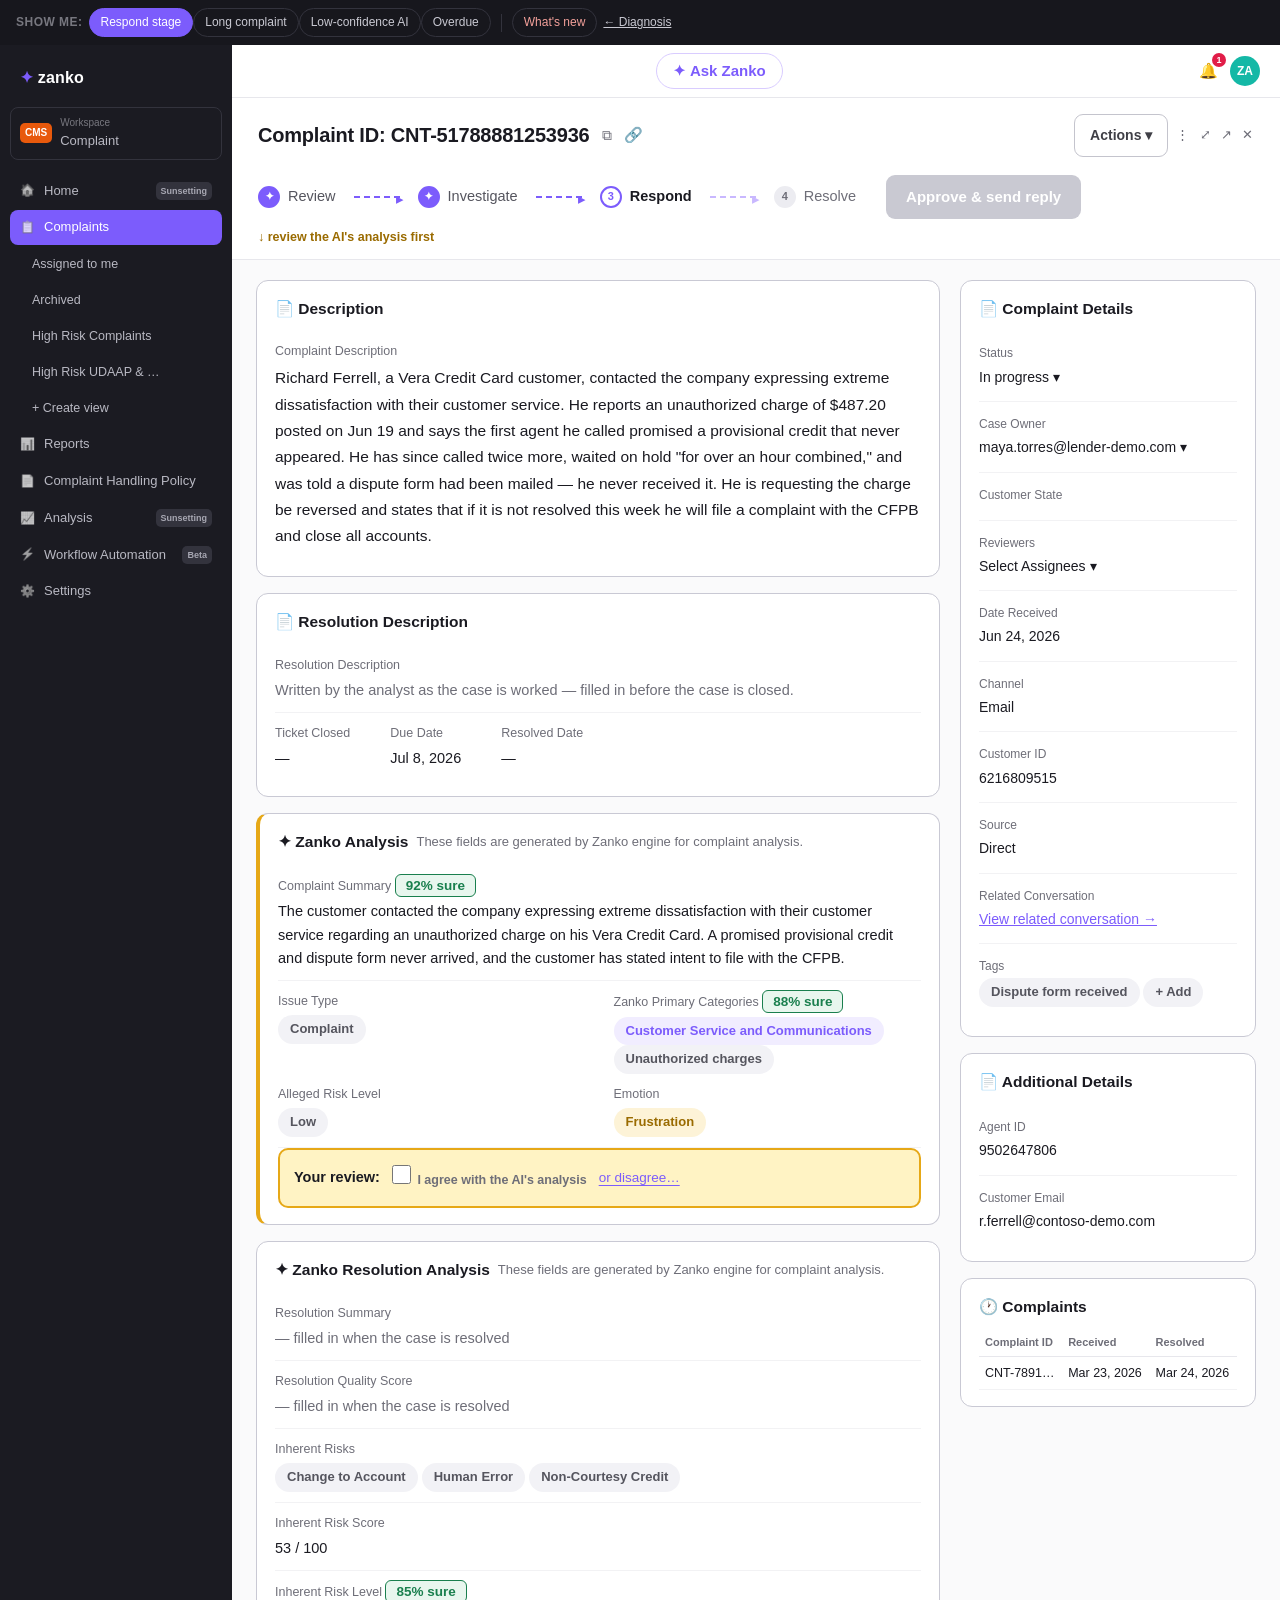
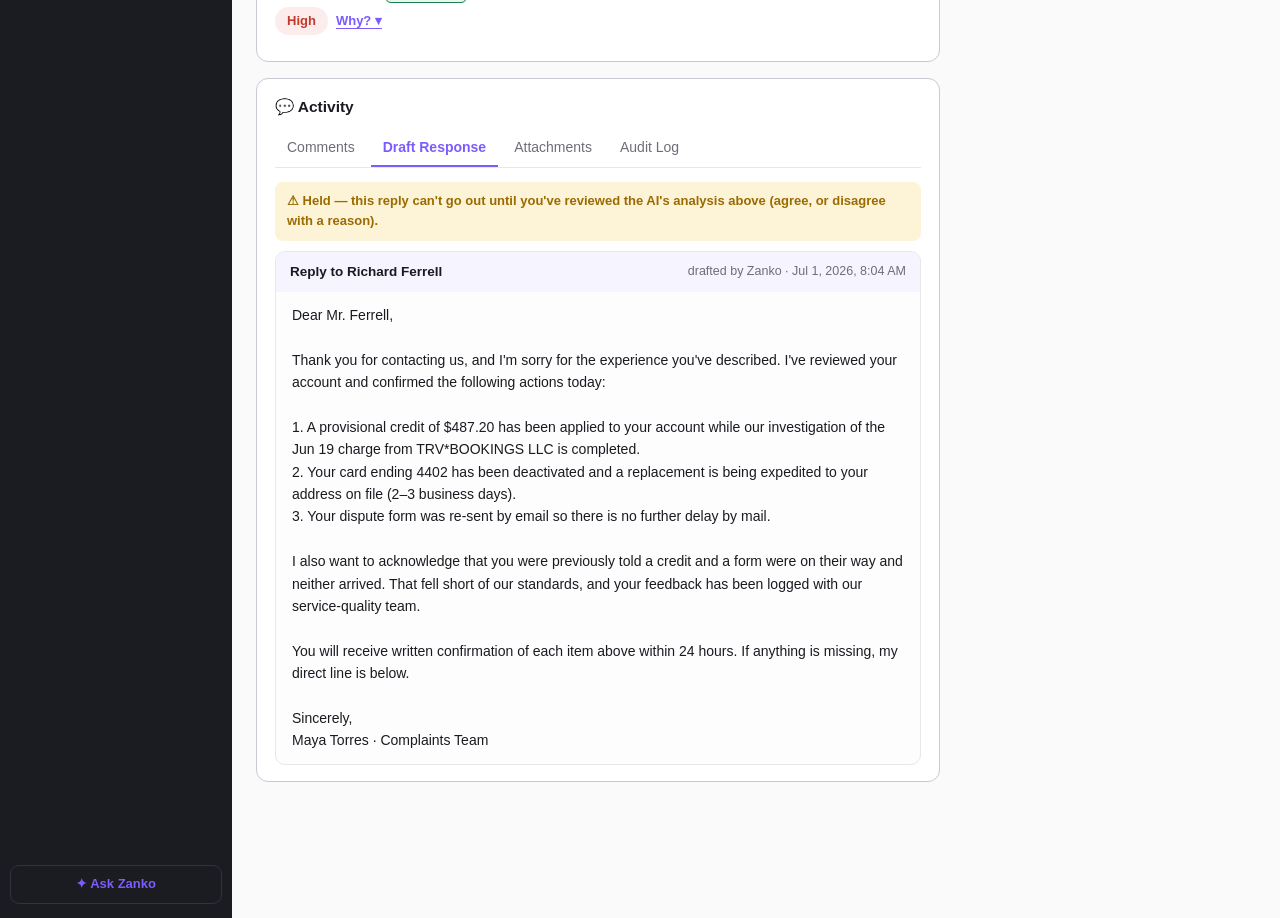
<file: prototype.html>
<!doctype html>
<html lang="en">
<head>
<meta charset="utf-8">
<meta name="viewport" content="width=device-width, initial-scale=1">
<meta name="robots" content="noindex">
<title>Case View — Redesigned Prototype</title>
<link rel="stylesheet" href="proto.css">
</head>
<body>
<!-- ============================================================
     Redesigned Case View prototype.

     Beginner note: this file is only the static skeleton — the
     sidebar and the empty containers. Everything dynamic is
     rendered into the #-id containers by proto.js from the data
     in case-data.js.

     Business note: the sidebar and top bar replicate Zanko's
     current product on purpose. The redesign is the case view
     itself; keeping its surroundings verbatim shows the new
     screen in honest context.
     ============================================================ -->
<!-- Demo chrome (dark, clearly not product UI): flip between the key
     states the brief asks for, and toggle the design-rationale pins -->
<div class="demo-bar">
  <span class="lbl">SHOW ME:</span>
  <span id="demo-scenarios"></span>
  <span class="sep"></span>
  <button onclick="document.body.classList.toggle('show-new'); this.classList.toggle('on')" style="color:#f3a09a">What's new</button>
  <a href="task1.html" style="color:#c9c9d2">← Diagnosis</a>
</div>
<div class="app">

  <!-- Left sidebar: unchanged from the current product -->
  <aside class="sidebar">
    <div class="logo"><span class="spark">✦</span> zanko</div>
    <div class="workspace">
      <span class="ws-badge">CMS</span>
      <div><small>Workspace</small>Complaint</div>
    </div>
    <div class="nav-item"><span class="ico">🏠</span> Home <span class="badge">Sunsetting</span></div>
    <div class="nav-item active"><span class="ico">📋</span> Complaints</div>
    <div class="nav-item nav-sub">Assigned to me</div>
    <div class="nav-item nav-sub">Archived</div>
    <div class="nav-item nav-sub">High Risk Complaints</div>
    <div class="nav-item nav-sub">High Risk UDAAP &amp; …</div>
    <div class="nav-item nav-sub">+ Create view</div>
    <div class="nav-item"><span class="ico">📊</span> Reports</div>
    <div class="nav-item"><span class="ico">📄</span> Complaint Handling Policy</div>
    <div class="nav-item"><span class="ico">📈</span> Analysis <span class="badge">Sunsetting</span></div>
    <div class="nav-item"><span class="ico">⚡</span> Workflow Automation <span class="badge">Beta</span></div>
    <div class="nav-item"><span class="ico">⚙️</span> Settings</div>
    <button class="ask-zanko-side">✦ Ask Zanko</button>
  </aside>

  <div class="main">
    <!-- Top bar: unchanged from the current product -->
    <div class="topbar">
      <button class="ask-zanko-top">✦ Ask Zanko</button>
      <span class="bell">🔔<i>1</i></span>
      <div class="avatar">ZA</div>
    </div>

    <!-- THEIR header row, untouched: big labeled Complaint ID -->
    <div class="their-header">
      <span class="cid">Complaint ID: CNT-51788881253936</span>
      <button class="copy-id" title="Copy ID" onclick="navigator.clipboard && navigator.clipboard.writeText('CNT-51788881253936'); this.textContent='✓'; setTimeout(()=>this.textContent='⧉',900)">⧉</button>
      <span style="color:var(--muted)">🔗</span>
      <span style="flex:1"></span>
      <button class="btn-quiet">Actions ▾</button>
      <span class="win-icons">⋮ &nbsp;⤢ &nbsp;↗ &nbsp;✕</span>
    </div>
    <!-- CHANGE 1: the only added bar — steps + one next action -->
    <div class="strip" id="strip" data-new="NEW — the only added bar"></div>
    <div id="banner"></div>

    <div class="content">
      <!-- Main column, in the analyst's reading order:
           complaint -> AI assessment -> the stage's work -> history -->
      <div class="col-main">
        <section class="panel" id="description"></section>
        <section class="panel" id="resolution"></section>
        <section class="panel" id="analysis"></section>
        <section class="panel" id="resanalysis"></section>
        <section class="panel" id="activity"></section>
      </div>

      <aside class="col-rail" id="rail"></aside>
    </div>
  </div>
</div>


<script src="case-data.js"></script>
<script src="proto.js"></script>
</body>
</html>
</file>
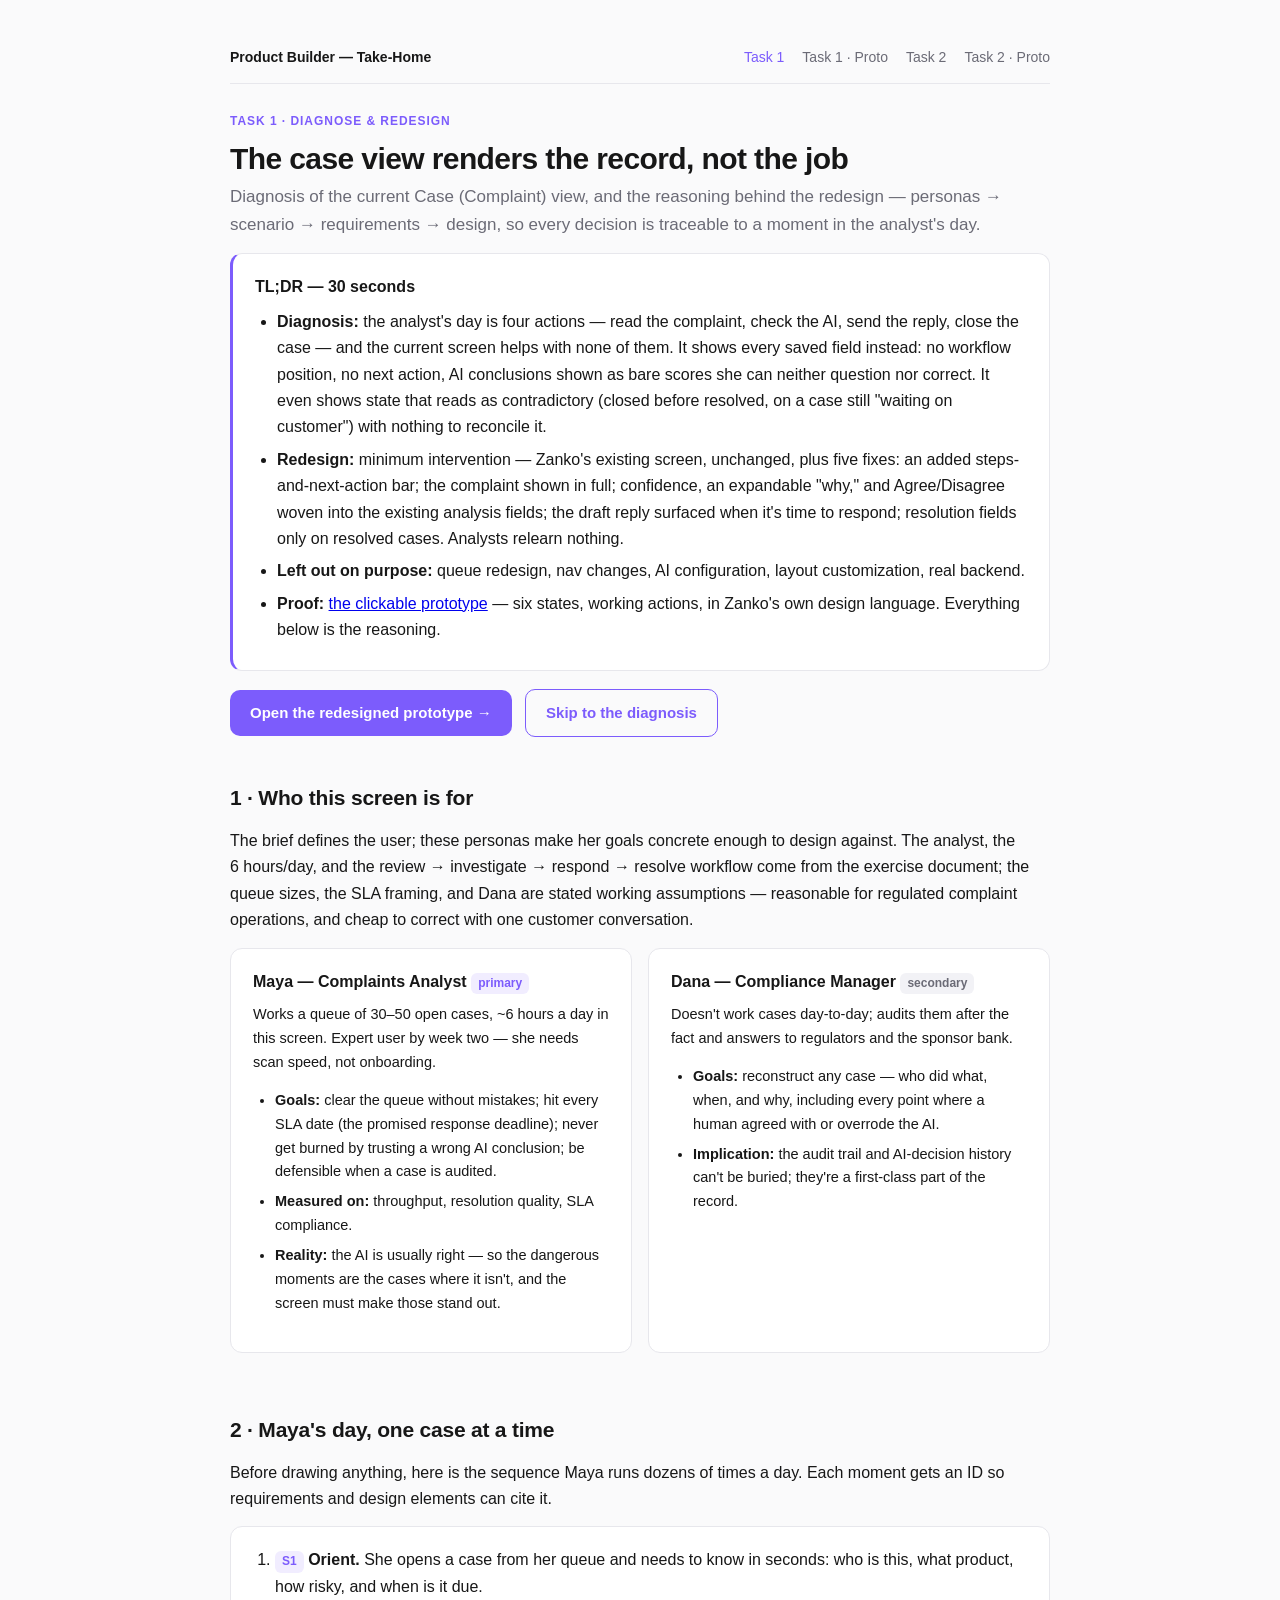
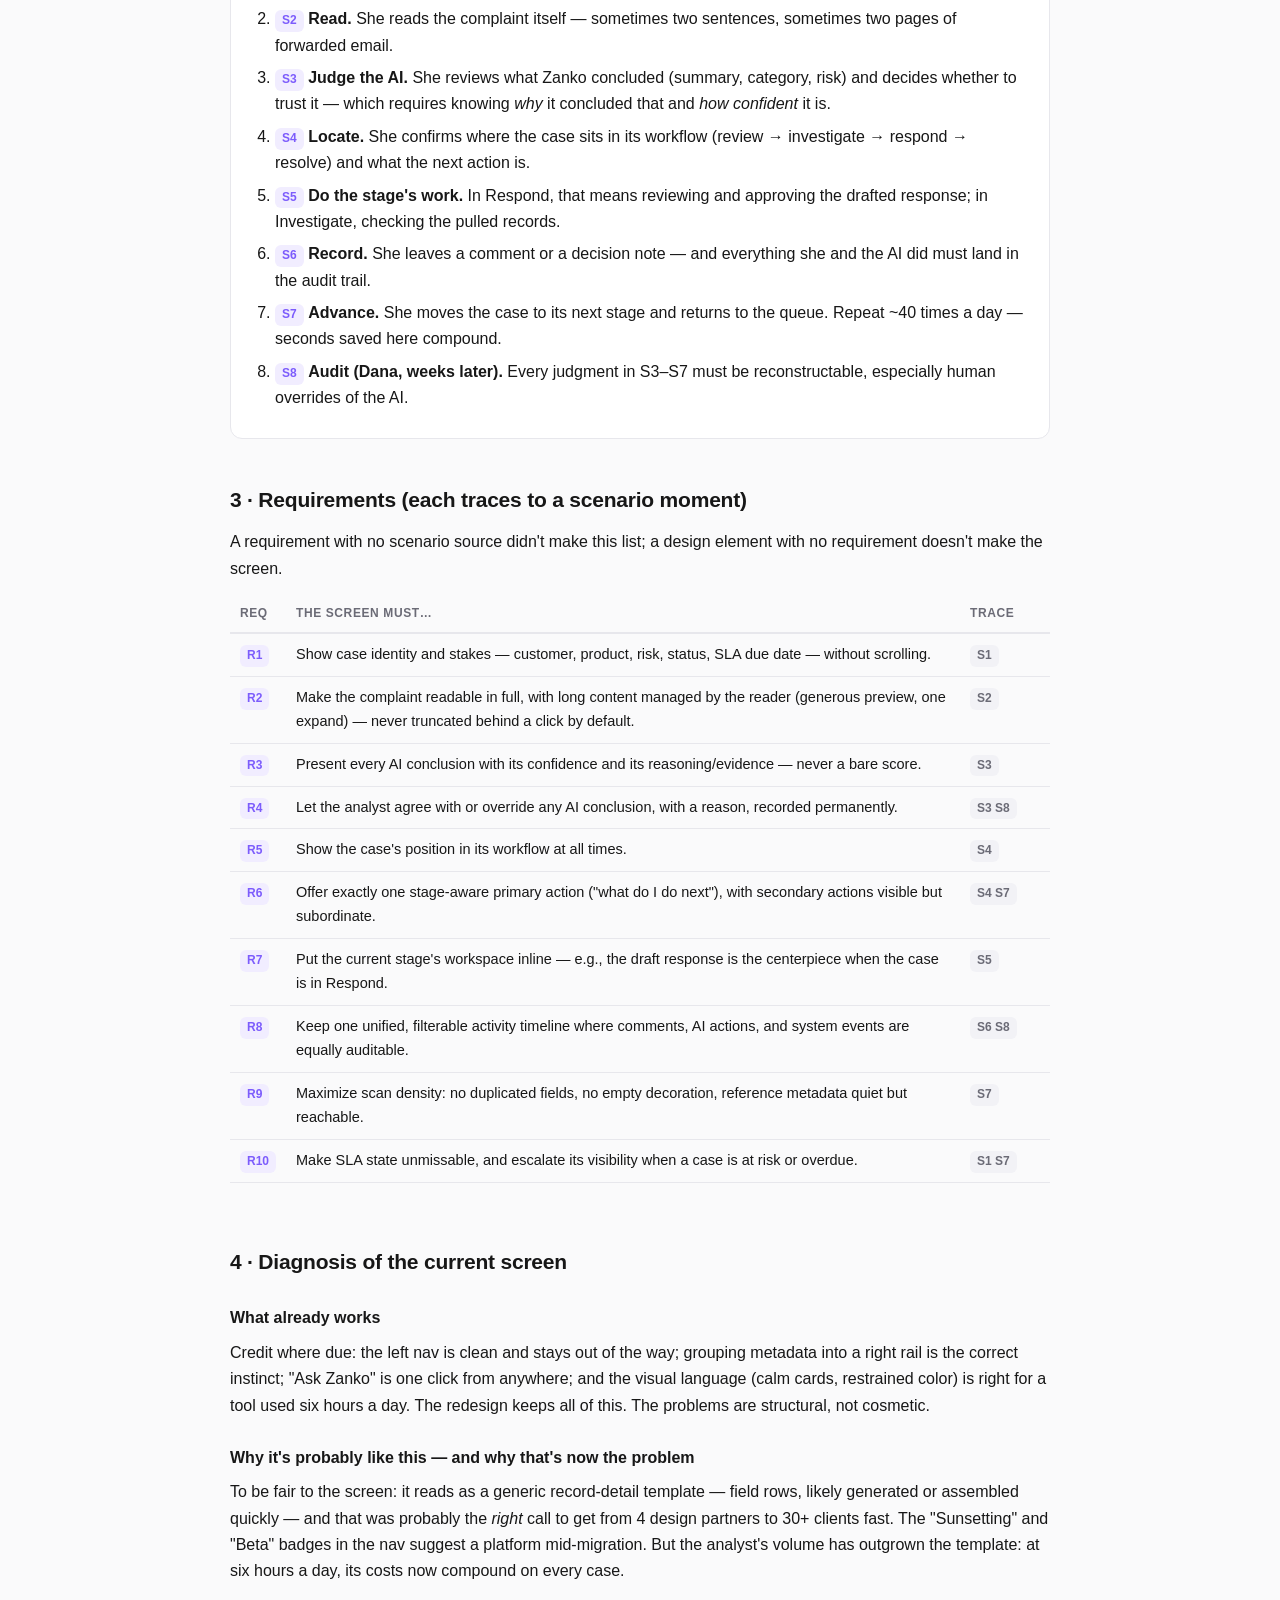
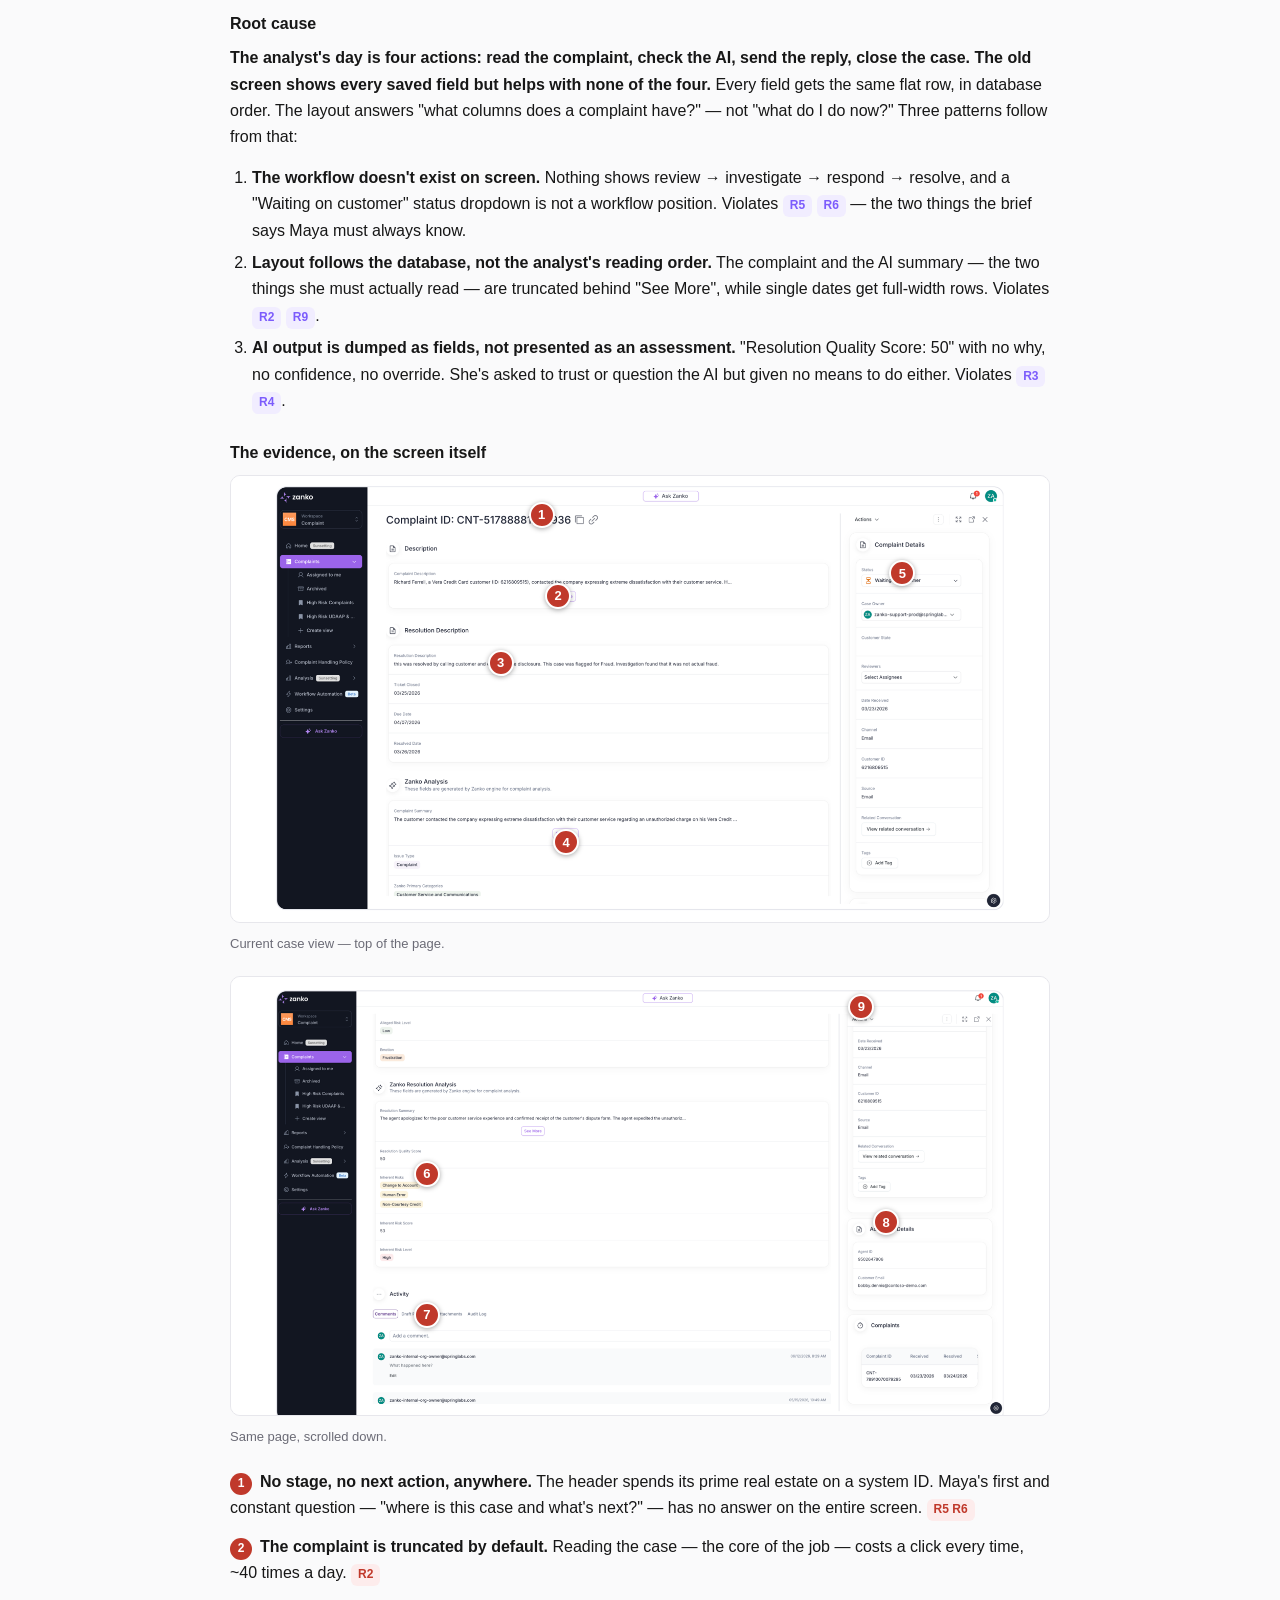
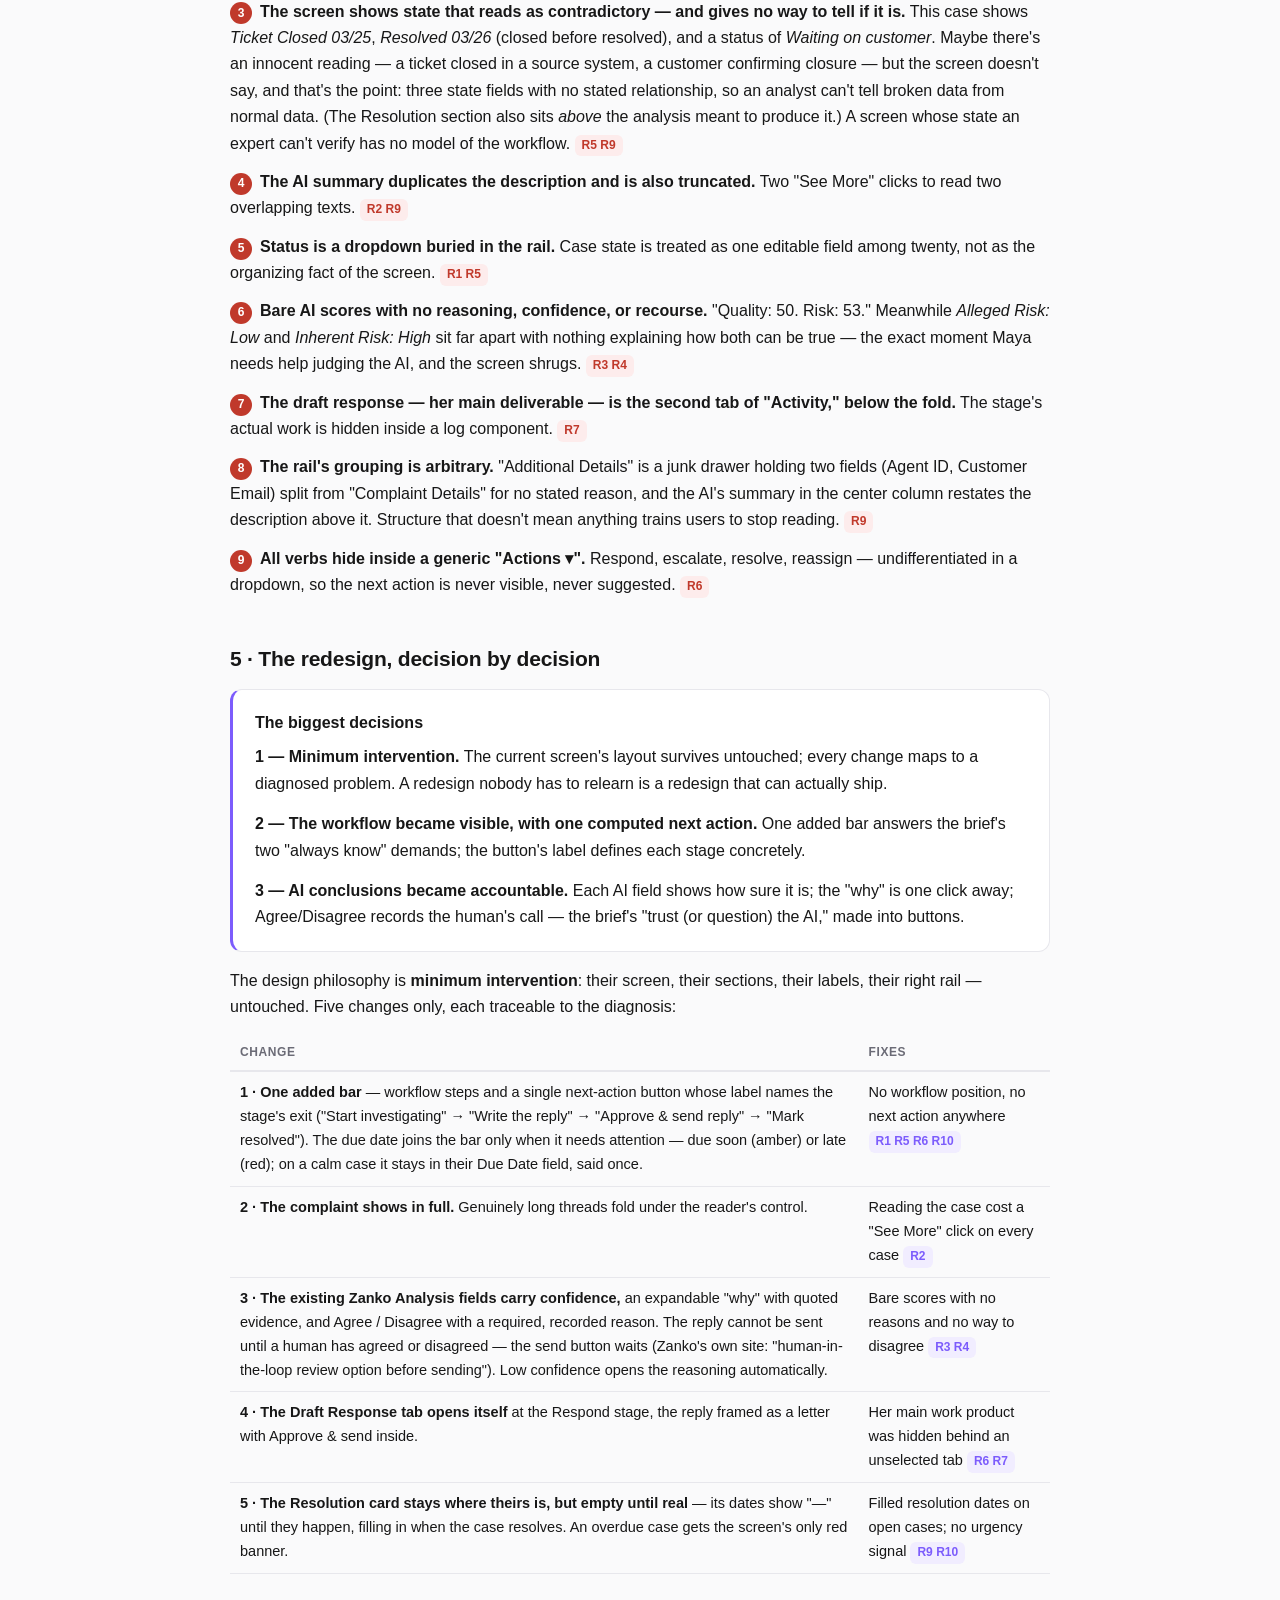
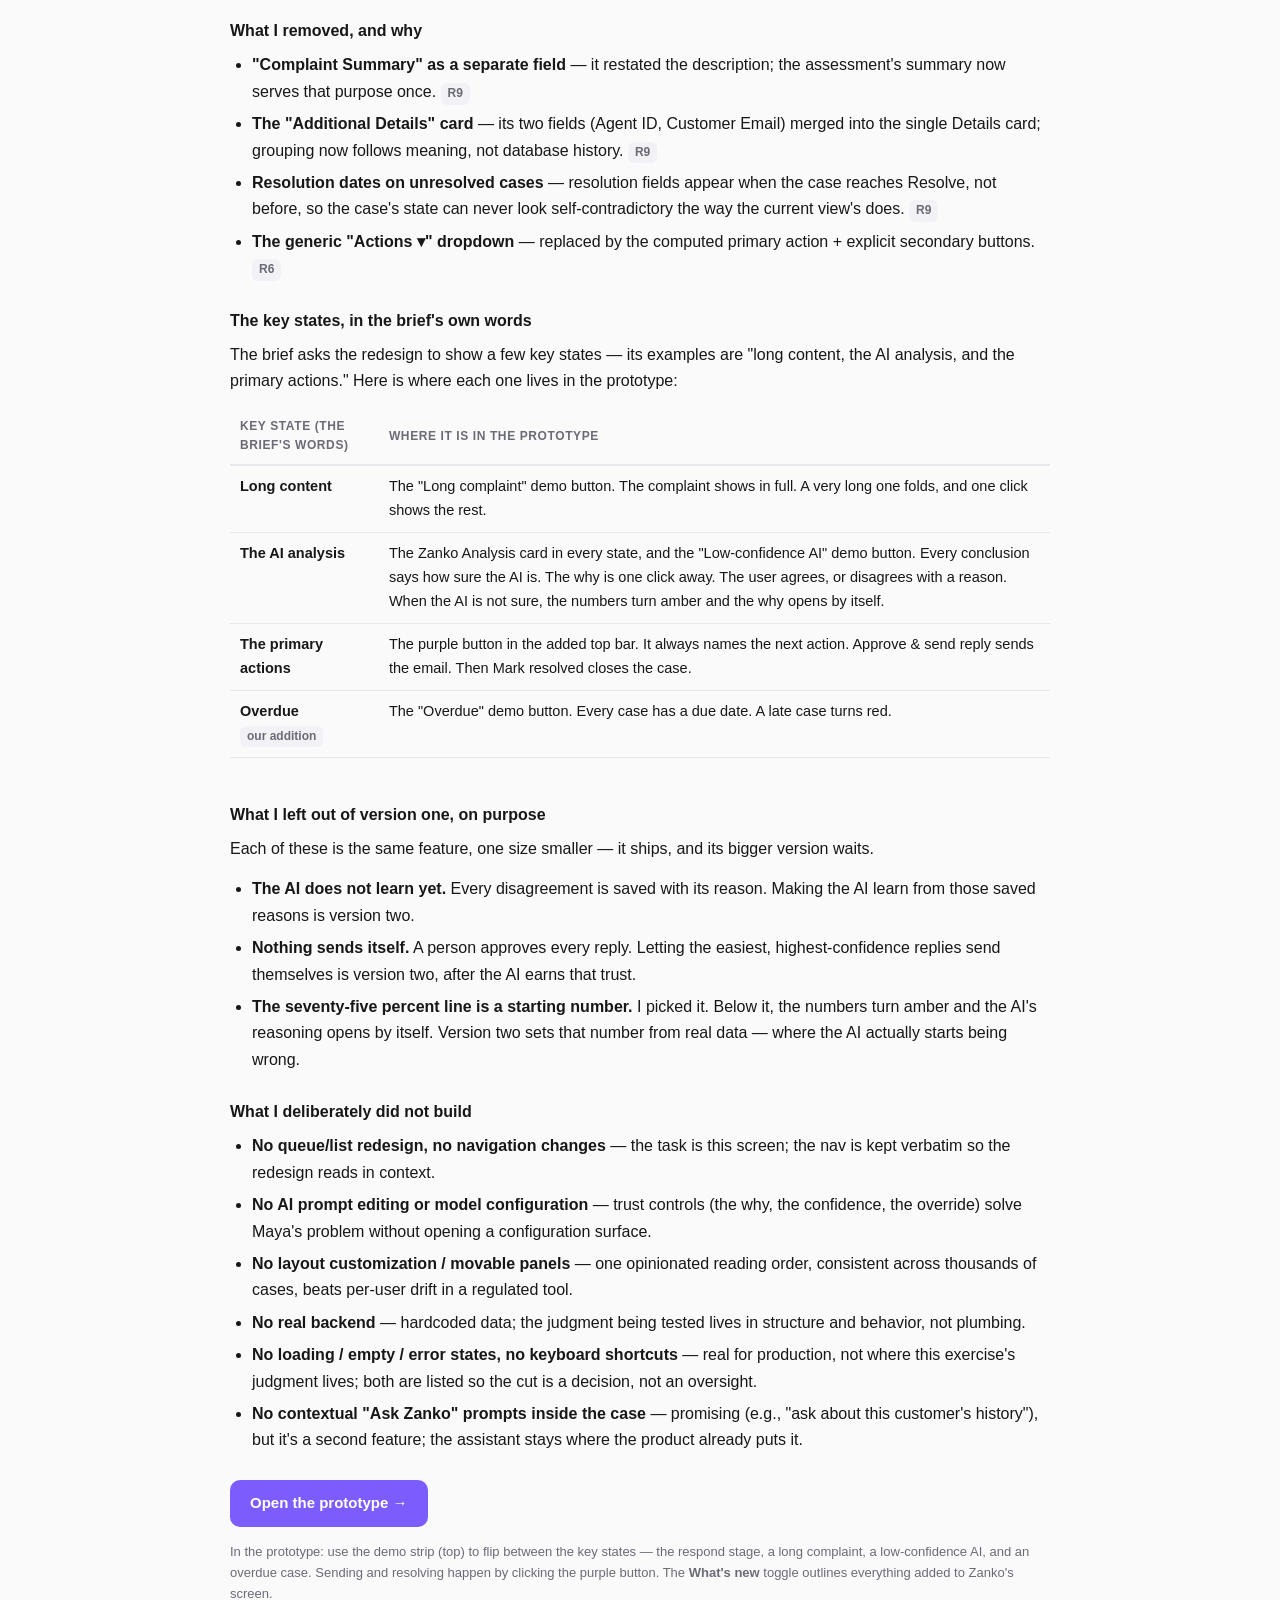
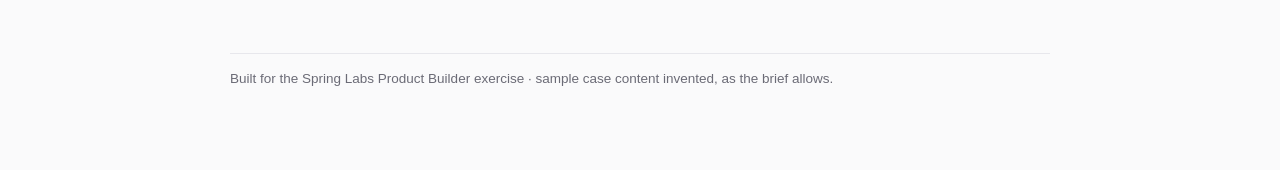
<file: task1.html>
<!doctype html>
<html lang="en">
<head>
<meta charset="utf-8">
<meta name="viewport" content="width=device-width, initial-scale=1">
<meta name="robots" content="noindex">
<title>Task 1 — Case View: Diagnosis &amp; Redesign</title>
<link rel="stylesheet" href="styles.css">
</head>
<body>
<div class="wrap">

<nav class="topnav">
  <a class="brand" href="index.html">Product Builder — Take-Home</a>
  <a href="task1.html" class="here">Task 1</a>
  <a href="prototype.html">Task 1 · Proto</a>
  <a href="task2.html">Task 2</a>
  <a href="task2-prototype.html">Task 2 · Proto</a>
</nav>

<p class="kicker">Task 1 · Diagnose &amp; Redesign</p>
<h1>The case view renders the record, not the job</h1>
<p class="lede">Diagnosis of the current Case (Complaint) view, and the reasoning behind the
redesign — personas → scenario → requirements → design, so every decision is traceable to
a moment in the analyst's day.</p>

<div class="card" style="border-left:3px solid var(--accent)">
  <h3 style="margin-top:0">TL;DR — 30 seconds</h3>
  <ul style="margin-bottom:0">
    <li><strong>Diagnosis:</strong> the analyst's day is four actions — read the complaint, check
    the AI, send the reply, close the case — and the current screen helps with none of them. It
    shows every saved field instead: no workflow position, no next action, AI conclusions shown as
    bare scores she can neither question nor correct. It even shows state that reads as contradictory (closed before
    resolved, on a case still "waiting on customer") with nothing to reconcile it.</li>
    <li><strong>Redesign:</strong> minimum intervention — Zanko's existing screen, unchanged, plus
    five fixes: an added steps-and-next-action bar; the complaint shown in full; confidence, an
    expandable "why," and Agree/Disagree woven into the existing analysis fields; the draft reply
    surfaced when it's time to respond; resolution fields only on resolved cases. Analysts
    relearn nothing.</li>
    <li><strong>Left out on purpose:</strong> queue redesign, nav changes, AI configuration,
    layout customization, real backend.</li>
    <li><strong>Proof:</strong> <a href="prototype.html">the clickable prototype</a> — six states,
    working actions, in Zanko's own design language. Everything below is the reasoning.</li>
  </ul>
</div>

<p style="margin-top:18px">
  <a class="btn" href="prototype.html">Open the redesigned prototype →</a>
  &nbsp; <a class="btn ghost" href="#diagnosis">Skip to the diagnosis</a>
</p>

<!-- ============================================================ -->
<h2 id="personas">1 · Who this screen is for</h2>
<p>The brief defines the user; these personas make her goals concrete enough to design against.
The analyst, the 6&nbsp;hours/day, and the review → investigate → respond → resolve workflow come
from the exercise document; the queue sizes, the SLA framing, and Dana are stated working
assumptions — reasonable for regulated complaint operations, and cheap to correct with one
customer conversation.</p>

<div class="grid2">
  <div class="card">
    <h3 style="margin-top:0">Maya — Complaints Analyst <span class="tag">primary</span></h3>
    <p style="font-size:14.5px">Works a queue of 30–50 open cases, ~6 hours a day in this screen.
    Expert user by week two — she needs scan speed, not onboarding.</p>
    <ul style="font-size:14.5px">
      <li><strong>Goals:</strong> clear the queue without mistakes; hit every SLA date (the promised response deadline); never get
      burned by trusting a wrong AI conclusion; be defensible when a case is audited.</li>
      <li><strong>Measured on:</strong> throughput, resolution quality, SLA compliance.</li>
      <li><strong>Reality:</strong> the AI is usually right — so the dangerous moments are the
      cases where it isn't, and the screen must make those stand out.</li>
    </ul>
  </div>
  <div class="card">
    <h3 style="margin-top:0">Dana — Compliance Manager <span class="tag gray">secondary</span></h3>
    <p style="font-size:14.5px">Doesn't work cases day-to-day; audits them after the fact and answers
    to regulators and the sponsor bank.</p>
    <ul style="font-size:14.5px">
      <li><strong>Goals:</strong> reconstruct any case — who did what, when, and why, including
      every point where a human agreed with or overrode the AI.</li>
      <li><strong>Implication:</strong> the audit trail and AI-decision history can't be buried;
      they're a first-class part of the record.</li>
    </ul>
  </div>
</div>

<!-- ============================================================ -->
<h2 id="scenario">2 · Maya's day, one case at a time</h2>
<p>Before drawing anything, here is the sequence Maya runs dozens of times a day. Each moment
gets an ID so requirements and design elements can cite it.</p>

<div class="card">
  <ol style="margin-bottom:0">
    <li><span class="tag">S1</span> <strong>Orient.</strong> She opens a case from her queue and needs
    to know in seconds: who is this, what product, how risky, and when is it due.</li>
    <li><span class="tag">S2</span> <strong>Read.</strong> She reads the complaint itself — sometimes
    two sentences, sometimes two pages of forwarded email.</li>
    <li><span class="tag">S3</span> <strong>Judge the AI.</strong> She reviews what Zanko concluded
    (summary, category, risk) and decides whether to trust it — which requires knowing <em>why</em>
    it concluded that and <em>how confident</em> it is.</li>
    <li><span class="tag">S4</span> <strong>Locate.</strong> She confirms where the case sits in its
    workflow (review → investigate → respond → resolve) and what the next action is.</li>
    <li><span class="tag">S5</span> <strong>Do the stage's work.</strong> In Respond, that means
    reviewing and approving the drafted response; in Investigate, checking the pulled records.</li>
    <li><span class="tag">S6</span> <strong>Record.</strong> She leaves a comment or a decision note —
    and everything she and the AI did must land in the audit trail.</li>
    <li><span class="tag">S7</span> <strong>Advance.</strong> She moves the case to its next stage and
    returns to the queue. Repeat ~40 times a day — seconds saved here compound.</li>
    <li><span class="tag">S8</span> <strong>Audit (Dana, weeks later).</strong> Every judgment in
    S3–S7 must be reconstructable, especially human overrides of the AI.</li>
  </ol>
</div>

<!-- ============================================================ -->
<h2 id="requirements">3 · Requirements (each traces to a scenario moment)</h2>
<p>A requirement with no scenario source didn't make this list; a design element with no
requirement doesn't make the screen.</p>

<div class="table-scroll"><table>
  <tr><th style="width:56px">Req</th><th>The screen must…</th><th style="width:90px">Trace</th></tr>
  <tr><td><span class="tag">R1</span></td><td>Show case identity and stakes — customer, product, risk, status, SLA due date — without scrolling.</td><td><span class="tag gray">S1</span></td></tr>
  <tr><td><span class="tag">R2</span></td><td>Make the complaint readable in full, with long content managed by the reader (generous preview, one expand) — never truncated behind a click by default.</td><td><span class="tag gray">S2</span></td></tr>
  <tr><td><span class="tag">R3</span></td><td>Present every AI conclusion with its confidence and its reasoning/evidence — never a bare score.</td><td><span class="tag gray">S3</span></td></tr>
  <tr><td><span class="tag">R4</span></td><td>Let the analyst agree with or override any AI conclusion, with a reason, recorded permanently.</td><td><span class="tag gray">S3 S8</span></td></tr>
  <tr><td><span class="tag">R5</span></td><td>Show the case's position in its workflow at all times.</td><td><span class="tag gray">S4</span></td></tr>
  <tr><td><span class="tag">R6</span></td><td>Offer exactly one stage-aware primary action ("what do I do next"), with secondary actions visible but subordinate.</td><td><span class="tag gray">S4 S7</span></td></tr>
  <tr><td><span class="tag">R7</span></td><td>Put the current stage's workspace inline — e.g., the draft response is the centerpiece when the case is in Respond.</td><td><span class="tag gray">S5</span></td></tr>
  <tr><td><span class="tag">R8</span></td><td>Keep one unified, filterable activity timeline where comments, AI actions, and system events are equally auditable.</td><td><span class="tag gray">S6 S8</span></td></tr>
  <tr><td><span class="tag">R9</span></td><td>Maximize scan density: no duplicated fields, no empty decoration, reference metadata quiet but reachable.</td><td><span class="tag gray">S7</span></td></tr>
  <tr><td><span class="tag">R10</span></td><td>Make SLA state unmissable, and escalate its visibility when a case is at risk or overdue.</td><td><span class="tag gray">S1 S7</span></td></tr>
</table></div>

<!-- ============================================================ -->
<h2 id="diagnosis">4 · Diagnosis of the current screen</h2>

<h3>What already works</h3>
<p>Credit where due: the left nav is clean and stays out of the way; grouping metadata into a
right rail is the correct instinct; "Ask Zanko" is one click from anywhere; and the visual
language (calm cards, restrained color) is right for a tool used six hours a day. The redesign
keeps all of this. The problems are structural, not cosmetic.</p>

<h3>Why it's probably like this — and why that's now the problem</h3>
<p>To be fair to the screen: it reads as a generic record-detail template — field
rows, likely generated or assembled quickly — and that was probably the <em>right</em> call to get
from 4 design partners to 30+ clients fast. The "Sunsetting" and "Beta" badges in the nav suggest
a platform mid-migration. But the analyst's volume has outgrown the template: at six hours a day,
its costs now compound on every case.</p>

<h3>Root cause</h3>
<p><strong>The analyst's day is four actions: read the complaint, check the AI, send the reply,
close the case. The old screen shows every saved field but helps with none of the four.</strong>
Every field gets the same flat row, in database order. The layout answers "what columns does a
complaint have?" — not "what do I do now?" Three patterns follow from that:</p>
<ol>
  <li><strong>The workflow doesn't exist on screen.</strong> Nothing shows review → investigate →
  respond → resolve, and a "Waiting on customer" status dropdown is not a workflow position.
  Violates <span class="tag">R5</span> <span class="tag">R6</span> — the two things the brief says
  Maya must always know.</li>
  <li><strong>Layout follows the database, not the analyst's reading order.</strong> The complaint and the AI
  summary — the two things she must actually read — are truncated behind "See&nbsp;More", while
  single dates get full-width rows. Violates <span class="tag">R2</span> <span class="tag">R9</span>.</li>
  <li><strong>AI output is dumped as fields, not presented as an assessment.</strong> "Resolution
  Quality Score: 50" with no why, no confidence, no override. She's asked to trust or question the
  AI but given no means to do either. Violates <span class="tag">R3</span> <span class="tag">R4</span>.</li>
</ol>

<h3>The evidence, on the screen itself</h3>

<div class="shot">
  <img src="img/case-top.png" alt="Current case view, top of page, with numbered problem markers">
  <div class="marker" style="left:38%; top:9%">1</div>
  <div class="marker" style="left:40%; top:27%">2</div>
  <div class="marker" style="left:33%; top:42%">3</div>
  <div class="marker" style="left:41%; top:82%">4</div>
  <div class="marker" style="left:82%; top:22%">5</div>
</div>
<p class="caption">Current case view — top of the page.</p>

<div class="shot">
  <img src="img/case-scrolled.png" alt="Current case view, scrolled down, with numbered problem markers">
  <div class="marker" style="left:24%; top:45%">6</div>
  <div class="marker" style="left:24%; top:77%">7</div>
  <div class="marker" style="left:80%; top:56%">8</div>
  <div class="marker" style="left:77%; top:7%">9</div>
</div>
<p class="caption">Same page, scrolled down.</p>

<ol class="diag-list" style="list-style:none; padding-left:0">
  <li><span class="num">1</span><strong>No stage, no next action, anywhere.</strong> The header
  spends its prime real estate on a system ID. Maya's first and constant question —
  "where is this case and what's next?" — has no answer on the entire screen. <span class="tag red">R5 R6</span></li>
  <li><span class="num">2</span><strong>The complaint is truncated by default.</strong> Reading the
  case — the core of the job — costs a click every time, ~40 times a day. <span class="tag red">R2</span></li>
  <li><span class="num">3</span><strong>The screen shows state that reads as contradictory — and
  gives no way to tell if it is.</strong> This case shows <em>Ticket Closed 03/25</em>,
  <em>Resolved 03/26</em> (closed before resolved), and a status of <em>Waiting on customer</em>.
  Maybe there's an innocent reading — a ticket closed in a source system, a customer confirming
  closure — but the screen doesn't say, and that's the point: three state fields with no stated
  relationship, so an analyst can't tell broken data from normal data. (The Resolution section
  also sits <em>above</em> the analysis meant to produce it.) A screen whose state an expert can't
  verify has no model of the workflow. <span class="tag red">R5 R9</span></li>
  <li><span class="num">4</span><strong>The AI summary duplicates the description and is also
  truncated.</strong> Two "See More" clicks to read two overlapping texts. <span class="tag red">R2 R9</span></li>
  <li><span class="num">5</span><strong>Status is a dropdown buried in the rail.</strong> Case state
  is treated as one editable field among twenty, not as the organizing fact of the screen. <span class="tag red">R1 R5</span></li>
  <li><span class="num">6</span><strong>Bare AI scores with no reasoning, confidence, or
  recourse.</strong> "Quality: 50. Risk: 53." Meanwhile <em>Alleged Risk: Low</em> and <em>Inherent
  Risk: High</em> sit far apart with nothing explaining how both can be true — the exact moment Maya needs help judging the AI,
  and the screen shrugs. <span class="tag red">R3 R4</span></li>
  <li><span class="num">7</span><strong>The draft response — her main deliverable — is the second
  tab of "Activity," below the fold.</strong> The stage's actual work is hidden inside a log
  component. <span class="tag red">R7</span></li>
  <li><span class="num">8</span><strong>The rail's grouping is arbitrary.</strong> "Additional
  Details" is a junk drawer holding two fields (Agent ID, Customer Email) split from "Complaint
  Details" for no stated reason, and the AI's summary in the center column restates the
  description above it. Structure that doesn't mean anything trains users to stop reading.
  <span class="tag red">R9</span></li>
  <li><span class="num">9</span><strong>All verbs hide inside a generic "Actions ▾".</strong>
  Respond, escalate, resolve, reassign — undifferentiated in a dropdown, so the next action is
  never visible, never suggested. <span class="tag red">R6</span></li>
</ol>

<!-- ============================================================ -->
<h2 id="design">5 · The redesign, decision by decision</h2>

<div class="card" style="border-left:3px solid var(--accent)">
  <h3 style="margin-top:0">The biggest decisions</h3>
  <p><strong>1 — Minimum intervention.</strong> The current screen's layout survives untouched;
  every change maps to a diagnosed problem. A redesign nobody has to relearn is a redesign that
  can actually ship.</p>
  <p><strong>2 — The workflow became visible, with one computed next action.</strong> One added
  bar answers the brief's two "always know" demands; the button's label defines each stage
  concretely.</p>
  <p style="margin-bottom:0"><strong>3 — AI conclusions became accountable.</strong> Each AI field
  shows how sure it is; the "why" is one click away; Agree/Disagree records the human's call —
  the brief's "trust (or question) the AI," made into buttons.</p>
</div>

<p>The design philosophy is <strong>minimum intervention</strong>: their screen, their sections,
their labels, their right rail — untouched. Five changes only, each traceable to the diagnosis:</p>
<div class="table-scroll"><table>
  <tr><th>Change</th><th>Fixes</th></tr>
  <tr><td><strong>1 · One added bar</strong> — workflow steps and a single next-action button
    whose label names the stage's exit ("Start investigating" → "Write the reply" → "Approve
    &amp; send reply" → "Mark resolved"). The due date joins the bar only when it needs
    attention — due soon (amber) or late (red); on a calm case it stays in their Due Date field,
    said once.</td>
    <td>No workflow position, no next action anywhere <span class="tag">R1 R5 R6 R10</span></td></tr>
  <tr><td><strong>2 · The complaint shows in full.</strong> Genuinely long threads fold under the
    reader's control.</td>
    <td>Reading the case cost a "See More" click on every case <span class="tag">R2</span></td></tr>
  <tr><td><strong>3 · The existing Zanko Analysis fields carry confidence,</strong> an expandable
    "why" with quoted evidence, and Agree / Disagree with a required, recorded reason. The reply
    cannot be sent until a human has agreed or disagreed — the send button waits (Zanko's own
    site: "human-in-the-loop review option before sending"). Low confidence opens the reasoning
    automatically.</td>
    <td>Bare scores with no reasons and no way to disagree <span class="tag">R3 R4</span></td></tr>
  <tr><td><strong>4 · The Draft Response tab opens itself</strong> at the Respond stage, the reply
    framed as a letter with Approve &amp; send inside.</td>
    <td>Her main work product was hidden behind an unselected tab <span class="tag">R6 R7</span></td></tr>
  <tr><td><strong>5 · The Resolution card stays where theirs is, but empty until real</strong> —
    its dates show "—" until they happen, filling in when the case resolves. An overdue case gets
    the screen's only red banner.</td>
    <td>Filled resolution dates on open cases; no urgency signal <span class="tag">R9 R10</span></td></tr>
</table></div>
<h3>What I removed, and why</h3>
<ul>
  <li><strong>"Complaint Summary" as a separate field</strong> — it restated the description; the
  assessment's summary now serves that purpose once. <span class="tag gray">R9</span></li>
  <li><strong>The "Additional Details" card</strong> — its two fields (Agent ID, Customer Email)
  merged into the single Details card; grouping now follows meaning, not database history.
  <span class="tag gray">R9</span></li>
  <li><strong>Resolution dates on unresolved cases</strong> — resolution fields appear when the case
  reaches Resolve, not before, so the case's state can never look self-contradictory the way the
  current view's does. <span class="tag gray">R9</span></li>
  <li><strong>The generic "Actions ▾" dropdown</strong> — replaced by the computed primary action +
  explicit secondary buttons. <span class="tag gray">R6</span></li>
</ul>

<h3>The key states, in the brief's own words</h3>
<p>The brief asks the redesign to show a few key states — its examples are "long content, the AI
analysis, and the primary actions." Here is where each one lives in the prototype:</p>
<div class="table-scroll"><table>
  <tr><th>Key state (the brief's words)</th><th>Where it is in the prototype</th></tr>
  <tr><td><strong>Long content</strong></td><td>The "Long complaint" demo button. The complaint
    shows in full. A very long one folds, and one click shows the rest.</td></tr>
  <tr><td><strong>The AI analysis</strong></td><td>The Zanko Analysis card in every state, and the
    "Low-confidence AI" demo button. Every conclusion says how sure the AI is. The why is one
    click away. The user agrees, or disagrees with a reason. When the AI is not sure, the numbers
    turn amber and the why opens by itself.</td></tr>
  <tr><td><strong>The primary actions</strong></td><td>The purple button in the added top bar. It
    always names the next action. Approve &amp; send reply sends the email. Then Mark resolved
    closes the case.</td></tr>
  <tr><td><strong>Overdue</strong> <span class="tag gray">our addition</span></td><td>The
    "Overdue" demo button. Every case has a due date. A late case turns red.</td></tr>
</table></div>

<h3>What I left out of version one, on purpose</h3>
<p>Each of these is the same feature, one size smaller — it ships, and its bigger version
waits.</p>
<ul>
  <li><strong>The AI does not learn yet.</strong> Every disagreement is saved with its reason.
  Making the AI learn from those saved reasons is version two.</li>
  <li><strong>Nothing sends itself.</strong> A person approves every reply. Letting the easiest,
  highest-confidence replies send themselves is version two, after the AI earns that trust.</li>
  <li><strong>The seventy-five percent line is a starting number.</strong> I picked it. Below it,
  the numbers turn amber and the AI's reasoning opens by itself. Version two sets that number from
  real data — where the AI actually starts being wrong.</li>
</ul>

<h3>What I deliberately did not build</h3>
<ul>
  <li><strong>No queue/list redesign, no navigation changes</strong> — the task is this screen; the
  nav is kept verbatim so the redesign reads in context.</li>
  <li><strong>No AI prompt editing or model configuration</strong> — trust controls (the why, the
  confidence, the override) solve Maya's problem without opening a configuration surface.</li>
  <li><strong>No layout customization / movable panels</strong> — one opinionated reading order,
  consistent across thousands of cases, beats per-user drift in a regulated tool.</li>
  <li><strong>No real backend</strong> — hardcoded data; the judgment being tested lives in
  structure and behavior, not plumbing.</li>
  <li><strong>No loading / empty / error states, no keyboard shortcuts</strong> — real for
  production, not where this exercise's judgment lives; both are listed so the cut is a decision,
  not an oversight.</li>
  <li><strong>No contextual "Ask Zanko" prompts inside the case</strong> — promising (e.g., "ask
  about this customer's history"), but it's a second feature; the assistant stays where the
  product already puts it.</li>
</ul>

<p style="margin-top:26px"><a class="btn" href="prototype.html">Open the prototype →</a></p>
<p class="caption" style="margin-top:10px">In the prototype: use the demo strip (top) to flip
between the key states — the respond stage, a long complaint, a low-confidence AI, and an overdue
case. Sending and resolving happen by clicking the purple button. The <strong>What's new</strong>
toggle outlines everything added to Zanko's screen.</p>

<div class="footnote">
Built for the Spring Labs Product Builder exercise · sample case content invented, as the brief
allows.
</div>

</div>
</body>
</html>
</file>
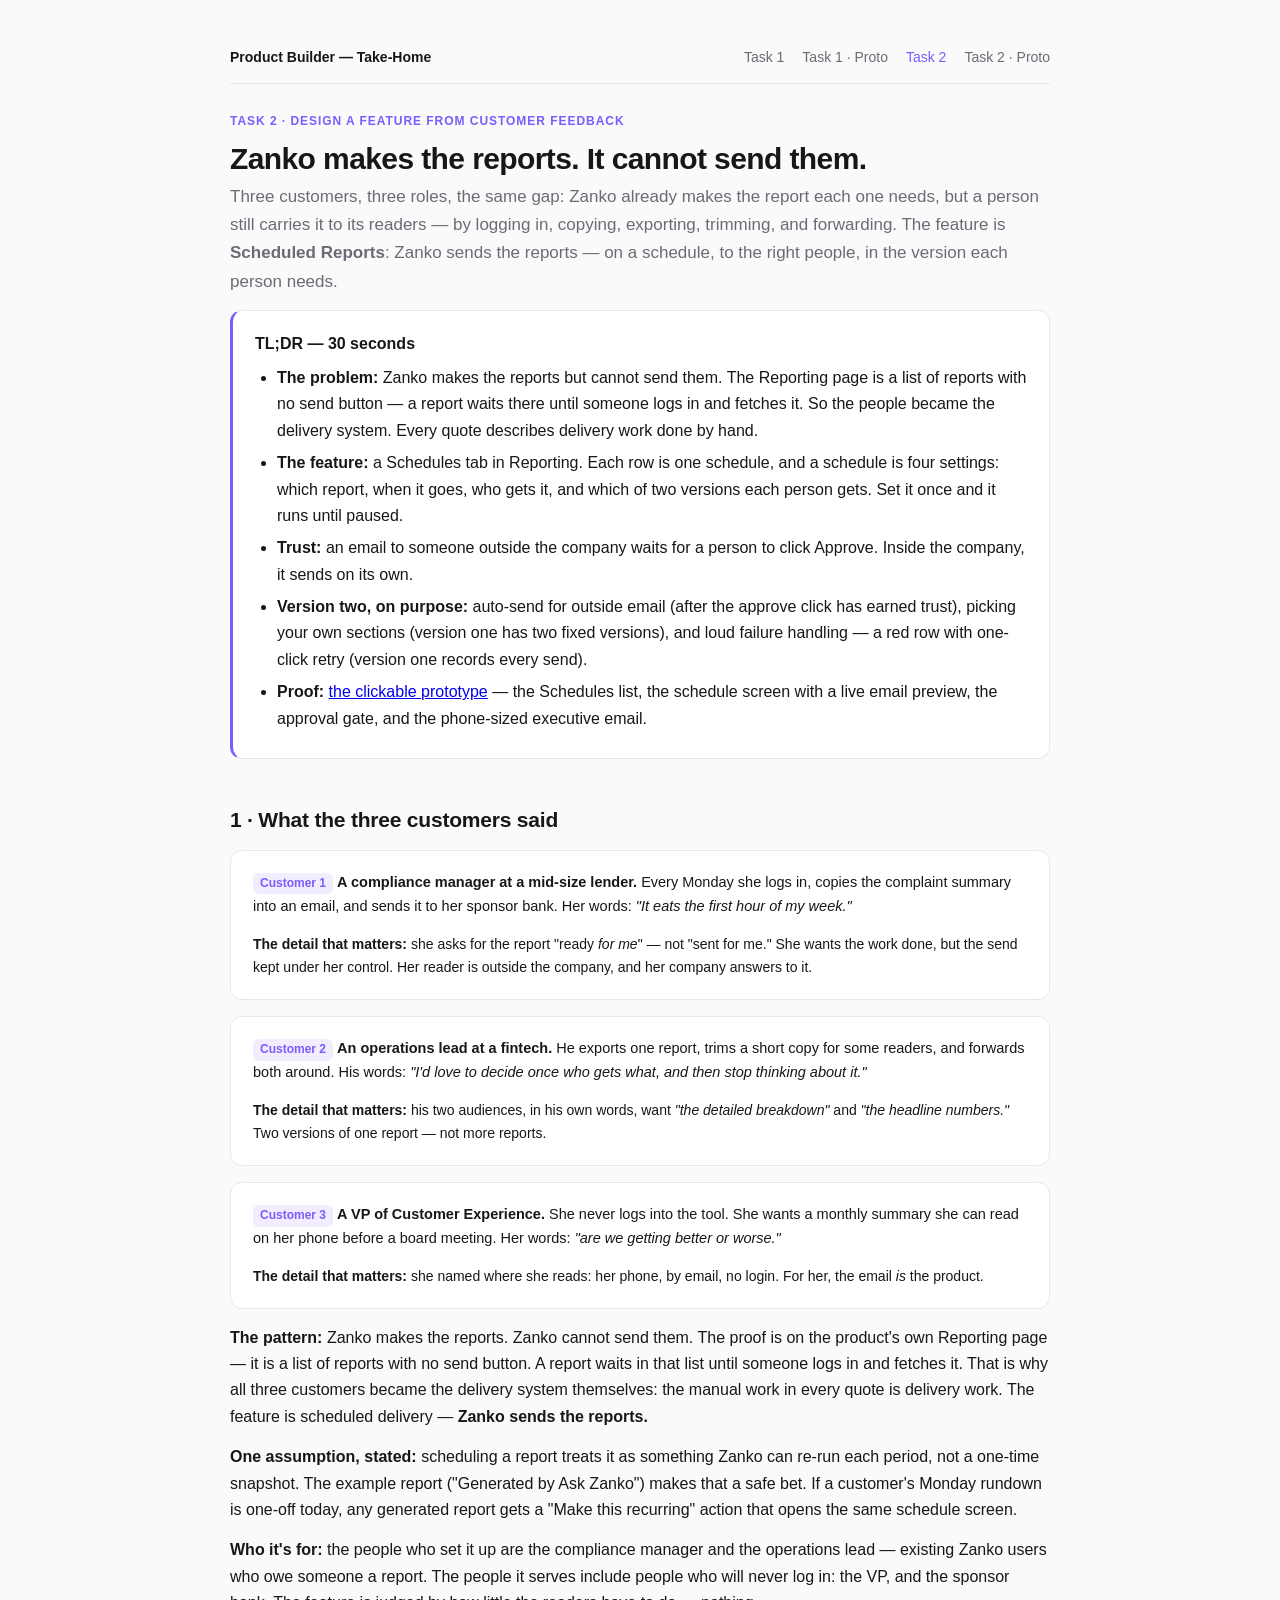
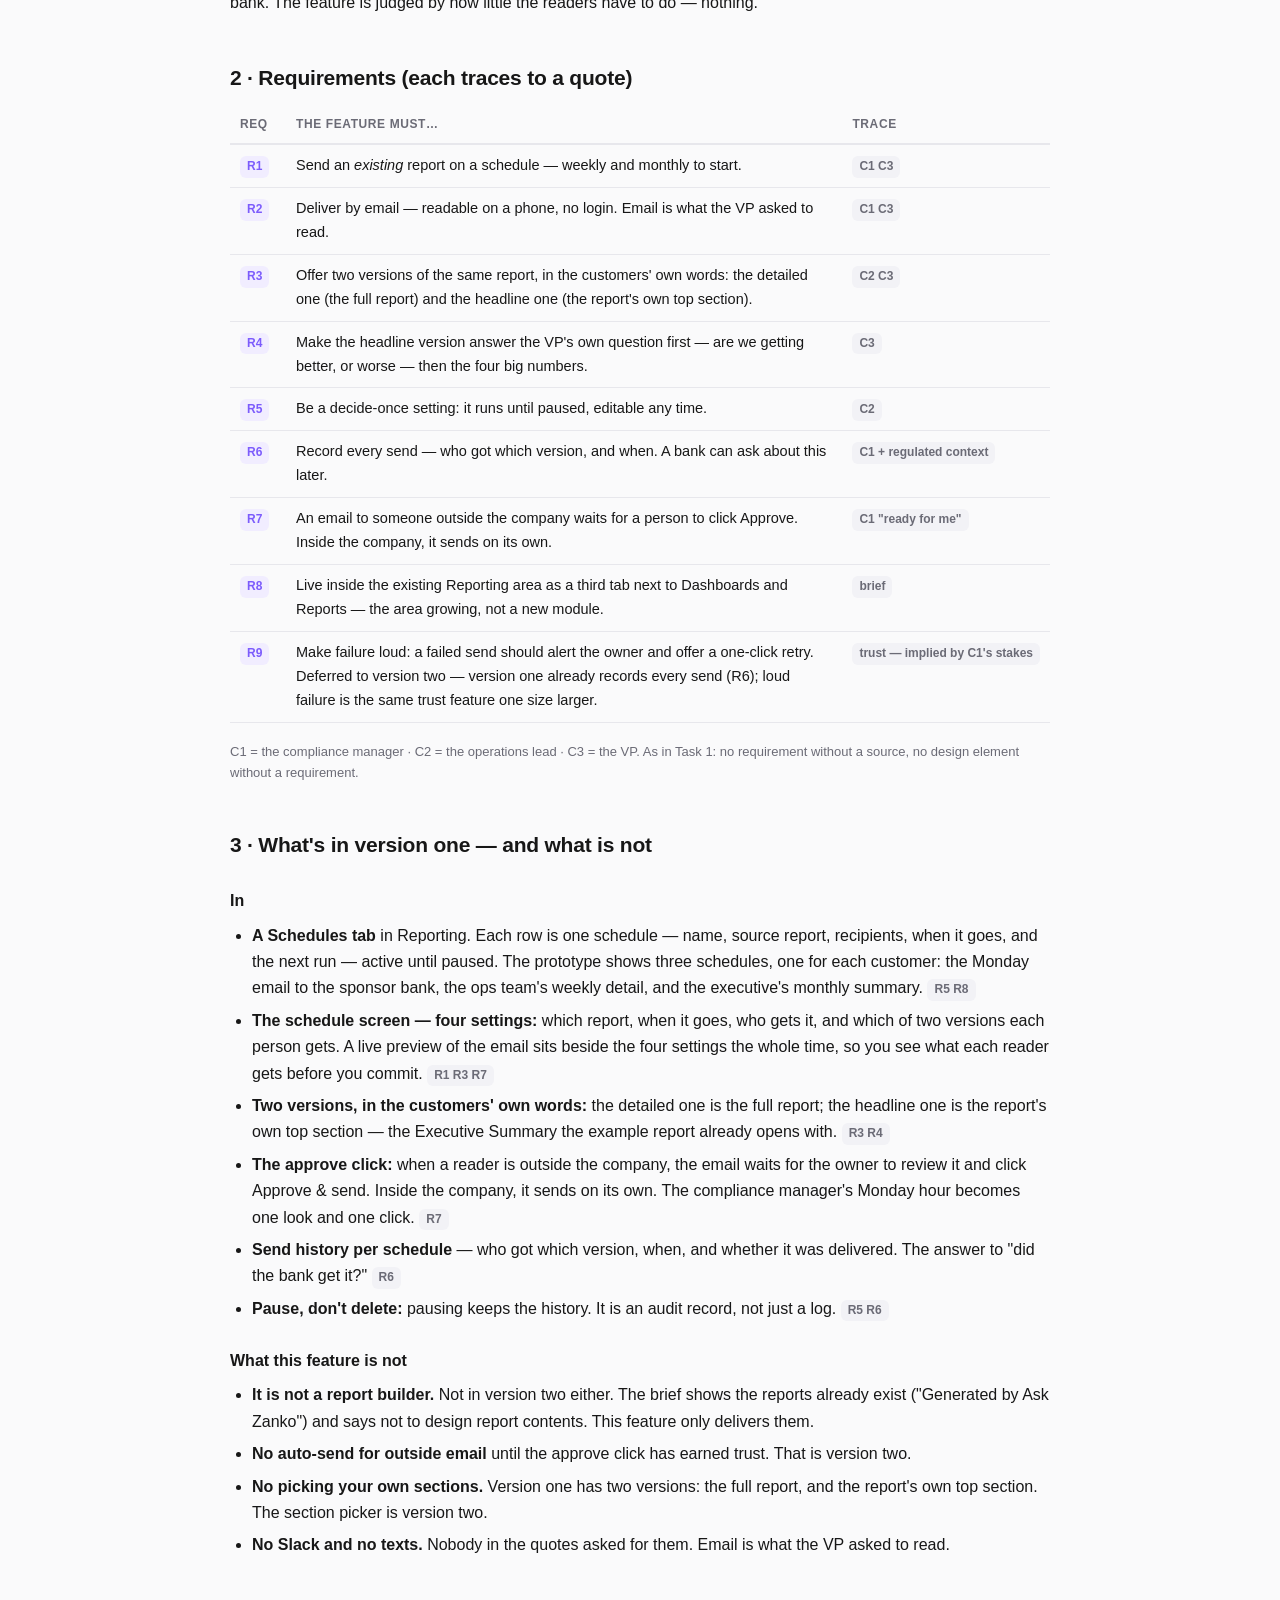
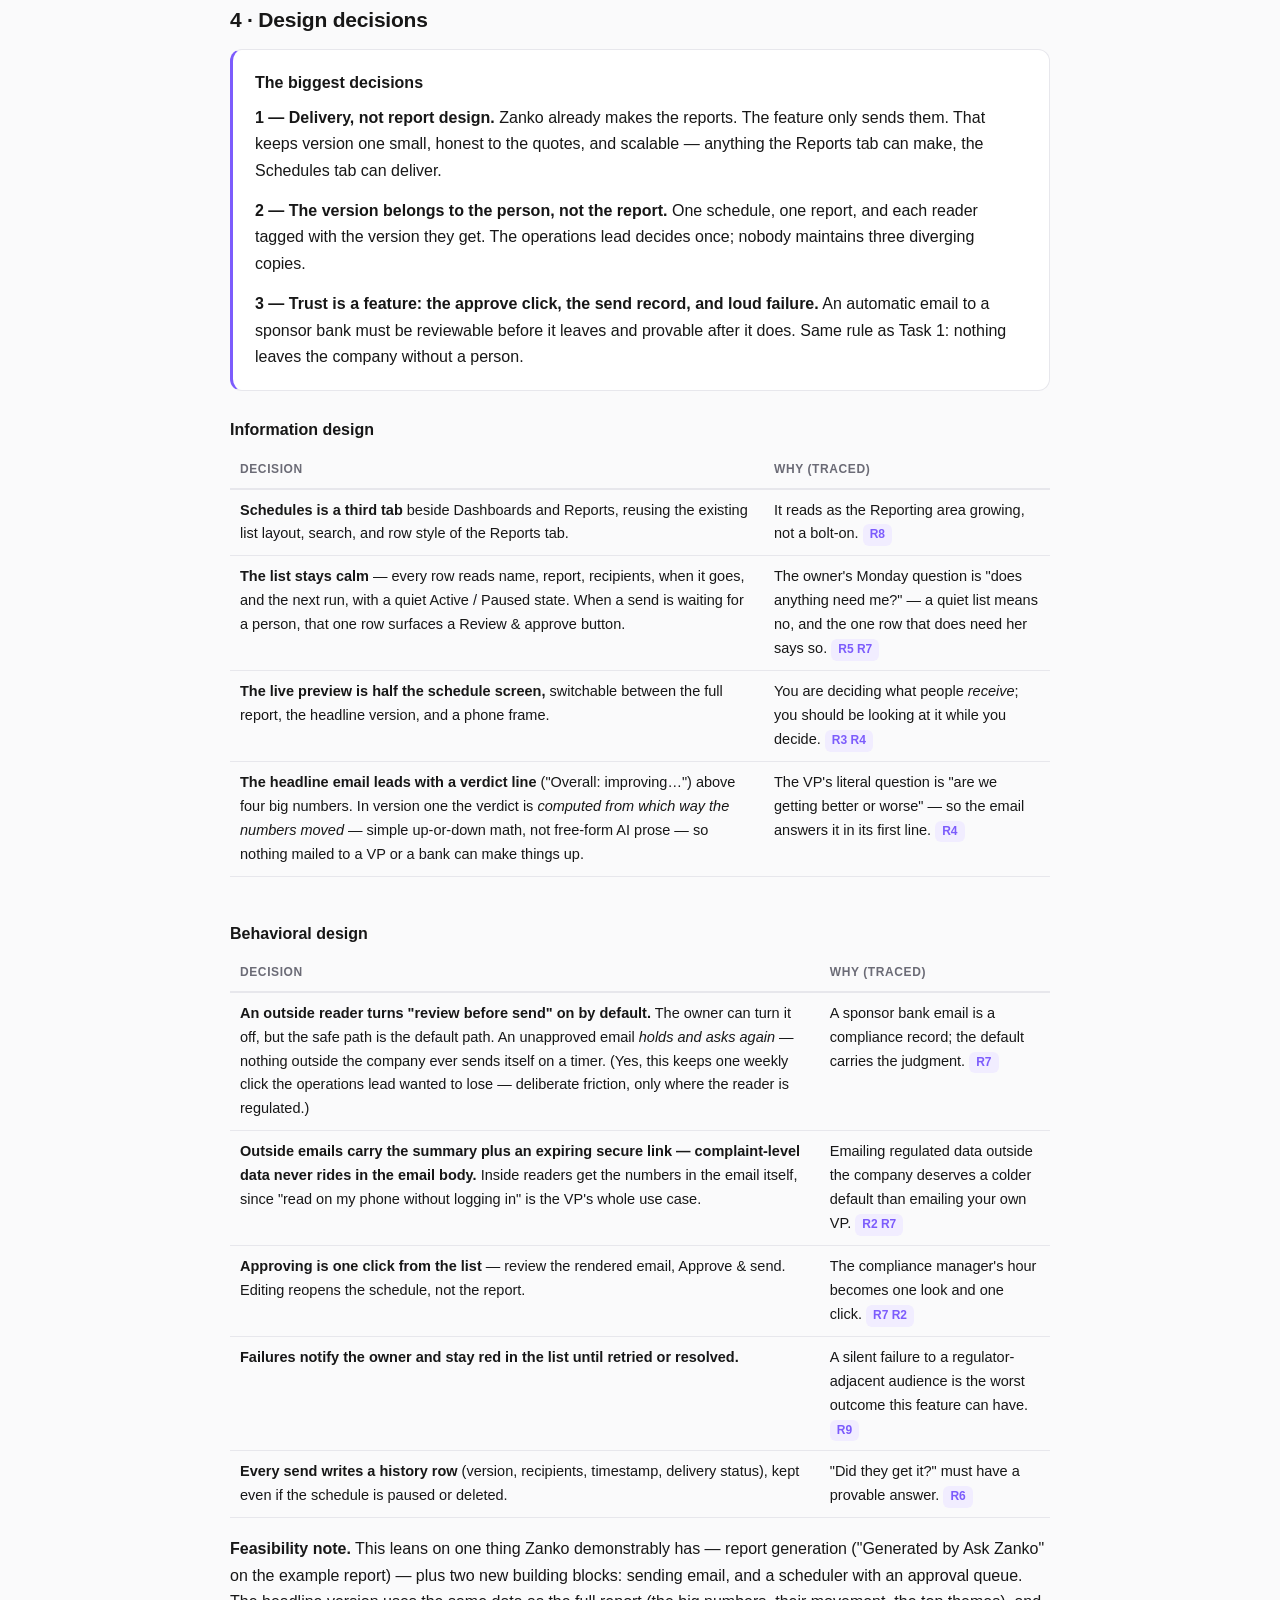
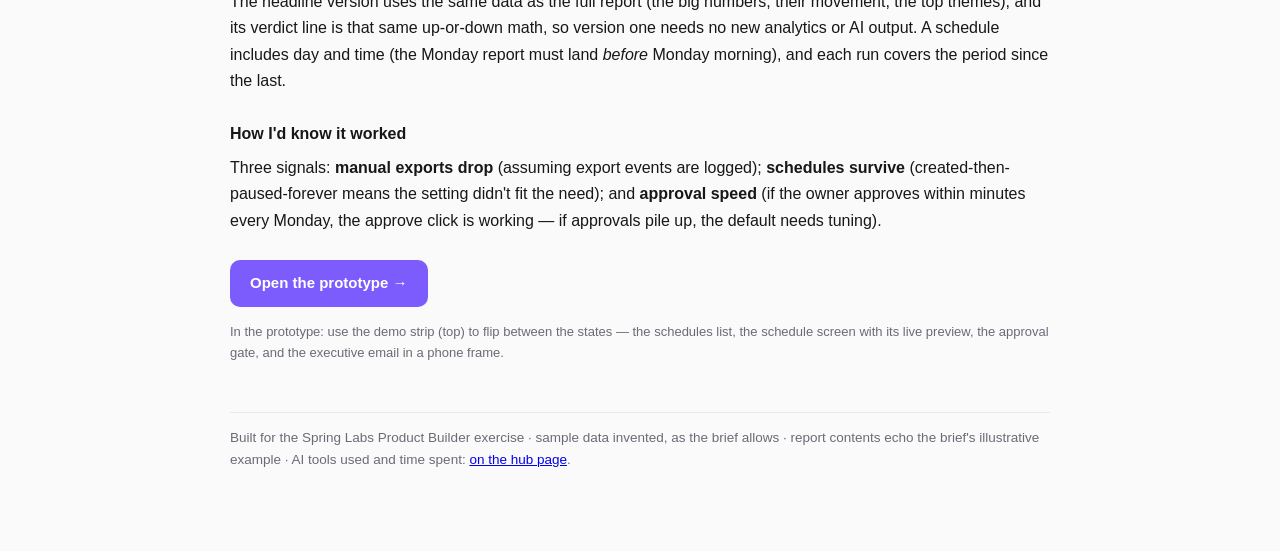
<file: task2.html>
<!doctype html>
<html lang="en">
<head>
<meta charset="utf-8">
<meta name="viewport" content="width=device-width, initial-scale=1">
<meta name="robots" content="noindex">
<title>Task 2 — Zanko Reporting: Scheduled Reports</title>
<link rel="stylesheet" href="styles.css">
</head>
<body>
<div class="wrap">

<nav class="topnav">
  <a class="brand" href="index.html">Product Builder — Take-Home</a>
  <a href="task1.html">Task 1</a>
  <a href="prototype.html">Task 1 · Proto</a>
  <a href="task2.html" class="here">Task 2</a>
  <a href="task2-prototype.html">Task 2 · Proto</a>
</nav>

<p class="kicker">Task 2 · Design a feature from customer feedback</p>
<h1>Zanko makes the reports. It cannot send them.</h1>
<p class="lede">Three customers, three roles, the same gap: Zanko already makes the report each
one needs, but a person still carries it to its readers — by logging in, copying, exporting,
trimming, and forwarding. The feature is <strong>Scheduled Reports</strong>: Zanko sends the
reports — on a schedule, to the right people, in the version each person needs.</p>

<div class="card" style="border-left:3px solid var(--accent)">
  <h3 style="margin-top:0">TL;DR — 30 seconds</h3>
  <ul style="margin-bottom:0">
    <li><strong>The problem:</strong> Zanko makes the reports but cannot send them. The Reporting
    page is a list of reports with no send button — a report waits there until someone logs in and
    fetches it. So the people became the delivery system. Every quote describes delivery work done
    by hand.</li>
    <li><strong>The feature:</strong> a Schedules tab in Reporting. Each row is one schedule, and a
    schedule is four settings: which report, when it goes, who gets it, and which of two versions
    each person gets. Set it once and it runs until paused.</li>
    <li><strong>Trust:</strong> an email to someone outside the company waits for a person to
    click Approve. Inside the company, it sends on its own.</li>
    <li><strong>Version two, on purpose:</strong> auto-send for outside email (after the approve
    click has earned trust), picking your own sections (version one has two fixed versions), and
    loud failure handling — a red row with one-click retry (version one records every send).</li>
    <li><strong>Proof:</strong> <a href="task2-prototype.html">the clickable prototype</a> — the
    Schedules list, the schedule screen with a live email preview, the approval gate, and the
    phone-sized executive email.</li>
  </ul>
</div>

<!-- ============================================================ -->
<h2 id="synthesis">1 · What the three customers said</h2>

<div class="card">
  <p style="font-size:14.5px"><span class="tag">Customer 1</span> <strong>A compliance manager at
  a mid-size lender.</strong> Every Monday she logs in, copies the complaint summary into an
  email, and sends it to her sponsor bank. Her words: <em>"It eats the first hour of my week."</em></p>
  <p style="font-size:14px; margin-bottom:0"><strong>The detail that matters:</strong> she asks for
  the report "ready <em>for me</em>" — not "sent for me." She wants the work done, but the send
  kept under her control. Her reader is outside the company, and her company answers to it.</p>
</div>

<div class="card">
  <p style="font-size:14.5px"><span class="tag">Customer 2</span> <strong>An operations lead at a
  fintech.</strong> He exports one report, trims a short copy for some readers, and forwards both
  around. His words: <em>"I'd love to decide once who gets what, and then stop thinking about
  it."</em></p>
  <p style="font-size:14px; margin-bottom:0"><strong>The detail that matters:</strong> his two
  audiences, in his own words, want <em>"the detailed breakdown"</em> and <em>"the headline
  numbers."</em> Two versions of one report — not more reports.</p>
</div>

<div class="card">
  <p style="font-size:14.5px"><span class="tag">Customer 3</span> <strong>A VP of Customer
  Experience.</strong> She never logs into the tool. She wants a monthly summary she can read on
  her phone before a board meeting. Her words: <em>"are we getting better or worse."</em></p>
  <p style="font-size:14px; margin-bottom:0"><strong>The detail that matters:</strong> she named
  where she reads: her phone, by email, no login. For her, the email <em>is</em> the product.</p>
</div>

<p><strong>The pattern:</strong> Zanko makes the reports. Zanko cannot send them. The proof is on
the product's own Reporting page — it is a list of reports with no send button. A report waits in
that list until someone logs in and fetches it. That is why all three customers became the
delivery system themselves: the manual work in every quote is delivery work. The feature is
scheduled delivery — <strong>Zanko sends the reports.</strong></p>

<p><strong>One assumption, stated:</strong> scheduling a report treats it as something Zanko can
re-run each period, not a one-time snapshot. The example report ("Generated by Ask Zanko") makes
that a safe bet. If a customer's Monday rundown is one-off today, any generated report gets a
"Make this recurring" action that opens the same schedule screen.</p>

<p><strong>Who it's for:</strong> the people who set it up are the compliance manager and the
operations lead — existing Zanko users who owe someone a report. The people it serves include
people who will never log in: the VP, and the sponsor bank. The feature is judged by how little
the readers have to do — nothing.</p>

<!-- ============================================================ -->
<h2 id="requirements">2 · Requirements (each traces to a quote)</h2>
<div class="table-scroll"><table>
  <tr><th style="width:56px">Req</th><th>The feature must…</th><th style="width:100px">Trace</th></tr>
  <tr><td><span class="tag">R1</span></td><td>Send an <em>existing</em> report on a schedule — weekly and monthly to start.</td><td><span class="tag gray">C1 C3</span></td></tr>
  <tr><td><span class="tag">R2</span></td><td>Deliver by email — readable on a phone, no login. Email is what the VP asked to read.</td><td><span class="tag gray">C1 C3</span></td></tr>
  <tr><td><span class="tag">R3</span></td><td>Offer two versions of the same report, in the customers' own words: the detailed one (the full report) and the headline one (the report's own top section).</td><td><span class="tag gray">C2 C3</span></td></tr>
  <tr><td><span class="tag">R4</span></td><td>Make the headline version answer the VP's own question first — are we getting better, or worse — then the four big numbers.</td><td><span class="tag gray">C3</span></td></tr>
  <tr><td><span class="tag">R5</span></td><td>Be a decide-once setting: it runs until paused, editable any time.</td><td><span class="tag gray">C2</span></td></tr>
  <tr><td><span class="tag">R6</span></td><td>Record every send — who got which version, and when. A bank can ask about this later.</td><td><span class="tag gray">C1 + regulated context</span></td></tr>
  <tr><td><span class="tag">R7</span></td><td>An email to someone outside the company waits for a person to click Approve. Inside the company, it sends on its own.</td><td><span class="tag gray">C1 "ready for me"</span></td></tr>
  <tr><td><span class="tag">R8</span></td><td>Live inside the existing Reporting area as a third tab next to Dashboards and Reports — the area growing, not a new module.</td><td><span class="tag gray">brief</span></td></tr>
  <tr><td><span class="tag">R9</span></td><td>Make failure loud: a failed send should alert the owner and offer a one-click retry. Deferred to version two — version one already records every send (R6); loud failure is the same trust feature one size larger.</td><td><span class="tag gray">trust — implied by C1's stakes</span></td></tr>
</table></div>
<p class="caption">C1 = the compliance manager · C2 = the operations lead · C3 = the VP. As in
Task 1: no requirement without a source, no design element without a requirement.</p>

<!-- ============================================================ -->
<h2 id="scope">3 · What's in version one — and what is not</h2>

<h3>In</h3>
<ul>
  <li><strong>A Schedules tab</strong> in Reporting. Each row is one schedule — name, source
  report, recipients, when it goes, and the next run — active until paused. The prototype shows
  three schedules, one for each customer: the Monday email to the sponsor bank, the ops team's
  weekly detail, and the executive's monthly summary. <span class="tag gray">R5 R8</span></li>
  <li><strong>The schedule screen — four settings:</strong> which report, when it goes, who gets
  it, and which of two versions each person gets. A live preview of the email sits beside the four
  settings the whole time, so you see what each reader gets before you commit. <span class="tag gray">R1 R3 R7</span></li>
  <li><strong>Two versions, in the customers' own words:</strong> the detailed one is the full
  report; the headline one is the report's own top section — the Executive Summary the example
  report already opens with. <span class="tag gray">R3 R4</span></li>
  <li><strong>The approve click:</strong> when a reader is outside the company, the email waits
  for the owner to review it and click Approve &amp; send. Inside the company, it sends on its
  own. The compliance manager's Monday hour becomes one look and one click. <span class="tag gray">R7</span></li>
  <li><strong>Send history per schedule</strong> — who got which version, when, and whether it was
  delivered. The answer to "did the bank get it?" <span class="tag gray">R6</span></li>
  <li><strong>Pause, don't delete:</strong> pausing keeps the history. It is an audit record, not
  just a log. <span class="tag gray">R5 R6</span></li>
</ul>

<h3>What this feature is not</h3>
<ul>
  <li><strong>It is not a report builder.</strong> Not in version two either. The brief shows the
  reports already exist ("Generated by Ask Zanko") and says not to design report contents. This
  feature only delivers them.</li>
  <li><strong>No auto-send for outside email</strong> until the approve click has earned trust.
  That is version two.</li>
  <li><strong>No picking your own sections.</strong> Version one has two versions: the full
  report, and the report's own top section. The section picker is version two.</li>
  <li><strong>No Slack and no texts.</strong> Nobody in the quotes asked for them. Email is what
  the VP asked to read.</li>
</ul>

<!-- ============================================================ -->
<h2 id="design">4 · Design decisions</h2>

<div class="card" style="border-left:3px solid var(--accent)">
  <h3 style="margin-top:0">The biggest decisions</h3>
  <p><strong>1 — Delivery, not report design.</strong> Zanko already makes the reports. The
  feature only sends them. That keeps version one small, honest to the quotes, and scalable —
  anything the Reports tab can make, the Schedules tab can deliver.</p>
  <p><strong>2 — The version belongs to the person, not the report.</strong> One schedule, one
  report, and each reader tagged with the version they get. The operations lead decides once;
  nobody maintains three diverging copies.</p>
  <p style="margin-bottom:0"><strong>3 — Trust is a feature: the approve click, the send record,
  and loud failure.</strong> An automatic email to a sponsor bank must be reviewable before it
  leaves and provable after it does. Same rule as Task 1: nothing leaves the company without a
  person.</p>
</div>

<h3>Information design</h3>
<div class="table-scroll"><table>
  <tr><th>Decision</th><th>Why (traced)</th></tr>
  <tr><td><strong>Schedules is a third tab</strong> beside Dashboards and Reports, reusing the
    existing list layout, search, and row style of the Reports tab.</td>
    <td>It reads as the Reporting area growing, not a bolt-on. <span class="tag">R8</span></td></tr>
  <tr><td><strong>The list stays calm</strong> — every row reads name, report, recipients, when
    it goes, and the next run, with a quiet Active / Paused state. When a send is waiting for a
    person, that one row surfaces a Review &amp; approve button.</td>
    <td>The owner's Monday question is "does anything need me?" — a quiet list means no, and the
    one row that does need her says so. <span class="tag">R5 R7</span></td></tr>
  <tr><td><strong>The live preview is half the schedule screen,</strong> switchable between the
    full report, the headline version, and a phone frame.</td>
    <td>You are deciding what people <em>receive</em>; you should be looking at it while you
    decide. <span class="tag">R3 R4</span></td></tr>
  <tr><td><strong>The headline email leads with a verdict line</strong> ("Overall: improving…")
    above four big numbers. In version one the verdict is <em>computed from which way the numbers
    moved</em> — simple up-or-down math, not free-form AI prose — so nothing mailed to a VP or a
    bank can make things up.</td>
    <td>The VP's literal question is "are we getting better or worse" — so the email answers it in
    its first line. <span class="tag">R4</span></td></tr>
</table></div>

<h3>Behavioral design</h3>
<div class="table-scroll"><table>
  <tr><th>Decision</th><th>Why (traced)</th></tr>
  <tr><td><strong>An outside reader turns "review before send" on by default.</strong> The owner
    can turn it off, but the safe path is the default path. An unapproved email <em>holds and asks
    again</em> — nothing outside the company ever sends itself on a timer. (Yes, this keeps one
    weekly click the operations lead wanted to lose — deliberate friction, only where the reader
    is regulated.)</td>
    <td>A sponsor bank email is a compliance record; the default carries the judgment. <span class="tag">R7</span></td></tr>
  <tr><td><strong>Outside emails carry the summary plus an expiring secure link — complaint-level
    data never rides in the email body.</strong> Inside readers get the numbers in the email
    itself, since "read on my phone without logging in" is the VP's whole use case.</td>
    <td>Emailing regulated data outside the company deserves a colder default than emailing your
    own VP. <span class="tag">R2 R7</span></td></tr>
  <tr><td><strong>Approving is one click from the list</strong> — review the rendered email,
    Approve &amp; send. Editing reopens the schedule, not the report.</td>
    <td>The compliance manager's hour becomes one look and one click. <span class="tag">R7 R2</span></td></tr>
  <tr><td><strong>Failures notify the owner and stay red in the list until retried or resolved.</strong></td>
    <td>A silent failure to a regulator-adjacent audience is the worst outcome this feature can
    have. <span class="tag">R9</span></td></tr>
  <tr><td><strong>Every send writes a history row</strong> (version, recipients, timestamp,
    delivery status), kept even if the schedule is paused or deleted.</td>
    <td>"Did they get it?" must have a provable answer. <span class="tag">R6</span></td></tr>
</table></div>

<p><strong>Feasibility note.</strong> This leans on one thing Zanko demonstrably has — report
generation ("Generated by Ask Zanko" on the example report) — plus two new building blocks:
sending email, and a scheduler with an approval queue. The headline version uses the same data as
the full report (the big numbers, their movement, the top themes), and its verdict line is that
same up-or-down math, so version one needs no new analytics or AI output. A schedule includes day
and time (the Monday report must land <em>before</em> Monday morning), and each run covers the
period since the last.</p>

<h3>How I'd know it worked</h3>
<p>Three signals: <strong>manual exports drop</strong> (assuming export events are logged);
<strong>schedules survive</strong> (created-then-paused-forever means the setting didn't fit the
need); and <strong>approval speed</strong> (if the owner approves within minutes every Monday, the
approve click is working — if approvals pile up, the default needs tuning).</p>

<p style="margin-top:26px"><a class="btn" href="task2-prototype.html">Open the prototype →</a></p>
<p class="caption" style="margin-top:10px">In the prototype: use the demo strip (top) to flip
between the states — the schedules list, the schedule screen with its live preview, the approval
gate, and the executive email in a phone frame.</p>

<div class="footnote">
Built for the Spring Labs Product Builder exercise · sample data invented, as the brief allows ·
report contents echo the brief's illustrative example · AI tools used and time spent:
<a href="index.html">on the hub page</a>.
</div>

</div>
</body>
</html>
</file>
<file: proto.css>
/* ============================================================
   proto.css — the redesigned case view.

   Beginner note: the top block defines "design tokens" (named
   colors/sizes). Every rule below uses the tokens, so the whole
   screen can be re-themed by editing ~15 lines.

   Business note: the tokens are sampled from Zanko's real product
   screenshots — dark sidebar, #7C5CFC purple, quiet gray cards —
   so the redesign reads as the next release of THEIR product,
   not a re-imagination of it.
   ============================================================ */

:root {
  --sidebar-bg: #1b1b22;
  --sidebar-text: #b9b9c3;
  --purple: #7c5cfc;
  --purple-soft: #f1edff;
  --ink: #1a1a21;
  --muted: #6e6e78;
  --line: #e7e7ec;
  --canvas: #fafafb;
  --card: #ffffff;
  --teal: #14b8a6;

  /* Semantic colors — reserved for state, never decoration (R10) */
  --red: #c0392b;   --red-bg: #fdecec;
  --amber: #9a6b00; --amber-bg: #fdf3d7;
  --green: #1a7f4e; --green-bg: #e8f6ee;
}

* { box-sizing: border-box; }
body {
  margin: 0; background: var(--canvas); color: var(--ink);
  font: 15px/1.6 -apple-system, "Segoe UI", Inter, Roboto, sans-serif;
}
button { font: inherit; cursor: pointer; }

/* ============ App frame: sidebar | main ============ */
.app { display: flex; min-height: 100vh; }

/* ---- Left sidebar: replicated from the current product, unchanged.
   The task is the case view; keeping the nav verbatim keeps the
   redesign honest and in context. ---- */
.sidebar {
  width: 232px; flex-shrink: 0; background: var(--sidebar-bg);
  color: var(--sidebar-text); padding: 14px 10px; font-size: 13px;
  display: flex; flex-direction: column; gap: 2px;
}
.logo { color: #fff; font-weight: 700; font-size: 16px; padding: 6px 10px 14px; letter-spacing: 0.01em; }
.logo .spark { color: var(--purple); }
.workspace {
  display: flex; align-items: center; gap: 8px;
  border: 1px solid #33333d; border-radius: 8px;
  padding: 7px 9px; margin-bottom: 12px;
}
.workspace .ws-badge {
  background: #e8590c; color: #fff; font-size: 10px; font-weight: 700;
  border-radius: 5px; padding: 2px 5px;
}
.workspace small { display: block; color: #77777f; font-size: 10px; }
.nav-item {
  display: flex; align-items: center; gap: 9px;
  padding: 7px 10px; border-radius: 8px; color: var(--sidebar-text);
}
.nav-item:hover { background: #26262e; }
.nav-item.active { background: var(--purple); color: #fff; }
.nav-item .ico { filter: grayscale(1); opacity: 0.75; font-size: 12px; }
.nav-item .badge {
  margin-left: auto; font-size: 9px; font-weight: 700;
  background: #33333d; color: #a7a7b2; border-radius: 5px; padding: 2px 5px;
}
.nav-item.active .badge { background: rgba(255,255,255,0.22); color: #fff; }
.nav-sub { padding-left: 22px; font-size: 12.5px; }
.ask-zanko-side {
  margin-top: auto; text-align: center; border: 1px solid #33333d;
  border-radius: 9px; padding: 8px; color: var(--purple);
  background: transparent; font-weight: 650;
}

/* ---- Main area ---- */
.main { flex: 1; min-width: 0; display: flex; flex-direction: column; }

.topbar {
  background: var(--card); border-bottom: 1px solid var(--line);
  display: flex; align-items: center; padding: 8px 20px; gap: 12px;
}
.ask-zanko-top {
  margin: 0 auto; border: 1px solid #d9ccff; color: var(--purple);
  background: var(--card); border-radius: 999px; padding: 5px 16px; font-weight: 600;
}
.avatar {
  width: 30px; height: 30px; border-radius: 50%; background: var(--teal);
  color: #fff; font-size: 12px; font-weight: 700;
  display: flex; align-items: center; justify-content: center;
}

/* ---- their header row + the one added strip ---- */
.their-header {
  display: flex; align-items: center; gap: 8px;
  background: var(--card); padding: 16px 26px 8px; font-size: 15px;
}
.their-header .cid { font-size: 20px; font-weight: 700; letter-spacing: -0.01em; }
.strip {
  position: sticky; top: 0; z-index: 20;
  display: flex; align-items: center; gap: 8px; flex-wrap: wrap;
  background: var(--card); border-bottom: 1px solid var(--line);
  padding: 10px 26px 12px;
}
/* their field rows inside cards */
.frow { padding: 10px 0; border-bottom: 1px solid #f2f2f4; font-size: 14.5px; position: relative; }
.frow:last-child { border-bottom: 0; }
.frow > label { display: block; color: var(--muted); font-size: 12.5px; margin-bottom: 4px; }
.decide-row { display: flex; gap: 8px; align-items: center; flex-wrap: wrap; }
.ov-input { flex: 1; min-width: 220px; border: 1px solid var(--line); border-radius: 8px;
            padding: 8px 10px; font: inherit; font-size: 13.5px; }
/* their Activity tabs */
.tabs-row { display: flex; gap: 4px; margin: 2px 0 14px; border-bottom: 1px solid var(--line); }
.tabs-row button {
  background: none; border: 0; border-bottom: 2px solid transparent;
  padding: 6px 12px; font-size: 14px; color: var(--muted); border-radius: 6px 6px 0 0;
}
.tabs-row button:hover { background: var(--purple-soft); color: var(--purple); }
.tabs-row button.on { color: var(--purple); font-weight: 650; border-bottom-color: var(--purple); }
/* the reply, framed like a letter — glanceable, not a text blob */
.letter { border: 1px solid var(--line); border-radius: 10px; overflow: hidden; background: #fdfdfe; }
.letter-head {
  display: flex; justify-content: space-between; gap: 10px; flex-wrap: wrap;
  background: #f6f4ff; padding: 9px 14px; font-weight: 650; font-size: 13.5px;
}
.letter-head.sent { background: var(--green-bg); color: var(--green); }
.letter-head span { color: var(--muted); font-weight: 400; font-size: 12.5px; }
.letter-body { padding: 12px 16px; white-space: pre-wrap; font-size: 14px; line-height: 1.6; }

/* ============ (legacy command-strip styles kept below; unused) ============
/* ============ Case header: the command strip (R1 R5 R6 R10).
   Sticky, so "where am I / what's next" survives any scroll. ============ */
.case-header {
  position: sticky; top: 0; z-index: 20;
  background: var(--card); border-bottom: 1px solid var(--line);
  padding: 16px 26px 0;
}
.ch-row1 { display: flex; align-items: center; gap: 12px; flex-wrap: wrap; }
.back { color: var(--muted); text-decoration: none; font-size: 13px; }
.back:hover { color: var(--purple); }
.who { font-size: 21px; font-weight: 700; letter-spacing: -0.01em; }
.who small { color: var(--muted); font-weight: 400; font-size: 14px; margin-left: 8px; }
.case-id { color: var(--muted); font-size: 12px; }

.chip {
  display: inline-flex; align-items: center; gap: 5px;
  border-radius: 999px; padding: 4px 12px; font-size: 13px; font-weight: 650;
  background: #f2f2f6; color: #55555e;
}
.chip.red   { background: var(--red-bg);   color: var(--red); }
.strip .chip { min-width: 130px; justify-content: center; }
.chip.amber { background: var(--amber-bg); color: var(--amber); }
.chip.green { background: var(--green-bg); color: var(--green); }
.chip.purple{ background: var(--purple-soft); color: var(--purple); }

.ch-actions { margin-left: auto; display: flex; gap: 8px; align-items: center; }
.copy-id { background: none; border: 0; color: var(--muted); font-size: 14px; padding: 2px 4px; }
.copy-id:hover { color: var(--purple); }
.btn-more { background: var(--card); border: 1.5px solid #c4c4cd; color: #3f3f46;
  border-radius: 9px; padding: 9px 12px; font-weight: 700; font-size: 14px; }

/* the collapsed one-line AI assessment (scannable, not an essay) */
.assess-row { display: flex; align-items: center; gap: 8px; flex-wrap: wrap; }
.assess-row .lead { font-weight: 700; font-size: 15.5px; display: flex; align-items: center; gap: 6px; }
.btn-details { background: none; border: 0; color: var(--purple); font-weight: 650; font-size: 13.5px; padding: 6px 4px; }
.assess-detail { border-top: 1px solid #f2f2f4; margin-top: 12px; }
.show-more-tl { background: none; border: 0; color: var(--purple); font-weight: 650; font-size: 13.5px; padding: 8px 0 0; }
.btn-primary {
  background: var(--purple); color: #fff; border: 0; border-radius: 9px;
  padding: 10px 20px; font-weight: 650; font-size: 15px;
}
.btn-primary:hover { background: #6a4cf0; }
.btn-primary:disabled { background: #c9c9d2; cursor: default; }
.btn-quiet {
  background: var(--card); border: 1.5px solid #c4c4cd; color: #3f3f46;
  border-radius: 9px; padding: 9px 15px; font-weight: 600; font-size: 14px;
}
.btn-quiet:hover { border-color: #c9c9d2; }

/* ---- Workflow stepper (R5): always visible, part of the header ---- */
.stepper { display: flex; align-items: center; margin-top: 14px; padding-bottom: 14px; }
.step { display: flex; align-items: center; gap: 8px; font-size: 14.5px; color: var(--muted); }
.step .dot {
  width: 22px; height: 22px; border-radius: 50%; font-size: 11px; font-weight: 700;
  display: flex; align-items: center; justify-content: center;
  background: #ececf1; color: var(--muted); border: 2px solid #ececf1;
}
.step.done .dot    { background: var(--purple); border-color: var(--purple); color: #fff; }
.step.current .dot { background: #fff; border-color: var(--purple); color: var(--purple); }
.step.current { color: var(--ink); font-weight: 650; }
.step.done { color: #55555e; }
.step-line { flex: 0 0 46px; margin: 0 10px; border-top: 2px dashed #d4d4dc; position: relative; }
.step-line::after { content: "▸"; position: absolute; right: -4px; top: -11px; color: #d4d4dc; font-size: 15px; }
.step-line.done { border-color: var(--purple); }
.step-line.done::after { color: var(--purple); }
.step-line.next { border-color: #c9b8ff; }
.step-line.next::after { color: #c9b8ff; }
.step-label { display: flex; align-items: center; gap: 8px; }

/* ---- SLA banner: appears only when the case demands attention (R10) ---- */
.banner {
  display: flex; align-items: center; gap: 10px;
  padding: 11px 24px; font-size: 14.5px; font-weight: 600;
}
.banner.red   { background: var(--red-bg);   color: var(--red); }
.banner.amber { background: var(--amber-bg); color: var(--amber); }
.banner.green { background: var(--green-bg); color: var(--green); }

/* ============ Content: main column + right rail ============ */
.content { display: flex; gap: 20px; padding: 20px 24px 120px; max-width: 1280px; }
.col-main { flex: 1; min-width: 0; }
.col-rail { width: 296px; flex-shrink: 0; }
@media (max-width: 980px) { .content { flex-direction: column; } .col-rail { width: auto; } }
/* This is a desktop analyst tool; on a phone we hide the product nav so
   the case view itself — the thing being evaluated — gets the screen. */
@media (max-width: 760px) { .sidebar { display: none; } .content { padding: 14px 12px 130px; } }

.panel {
  background: var(--card); border: 1.5px solid #c9c9d4; border-radius: 12px;
  padding: 16px 18px; margin-bottom: 16px; position: relative;
}
.panel h2 {
  margin: 0 0 10px; font-size: 15.5px; font-weight: 700;
  display: flex; align-items: center; gap: 8px;
}
.panel h2 .sub { color: var(--muted); font-weight: 400; font-size: 13px; }

/* field label/value pairs used in the rail */
.field { padding: 13px 0; border-bottom: 1px solid #f2f2f4; font-size: 14px; }
.field:last-child { border-bottom: 0; }
.field label { display: block; color: var(--muted); font-size: 12px; margin-bottom: 2px; }

/* ---- Complaint text (R2): generous preview, reader-controlled expand ---- */
.complaint-text { white-space: pre-wrap; font-size: 15.5px; line-height: 1.7; }
.complaint-text.collapsed {
  max-height: 300px; overflow: hidden;
  -webkit-mask-image: linear-gradient(#000 72%, transparent);
          mask-image: linear-gradient(#000 72%, transparent);
}
.expand-btn {
  background: none; border: 0; color: var(--purple); font-weight: 650;
  font-size: 13px; padding: 2px 4px; text-decoration: underline; text-underline-offset: 3px;
}
.expand-btn:hover { color: #6a4cf0; }

/* ---- Assessment card (R3/R4) ---- */
.conf {
  font-size: 13.5px; font-weight: 800; border-radius: 6px; padding: 3px 10px;
  background: var(--green-bg); color: var(--green); border: 1px solid currentColor;
}
.conf.low { background: var(--amber-bg); color: var(--amber); }
.assess-block { border-top: 1px solid #f2f2f4; padding: 12px 0; }
.assess-block:first-of-type { border-top: 0; }
.assess-label {
  font-size: 12px; color: var(--muted); text-transform: uppercase;
  letter-spacing: 0.05em; display: flex; align-items: center; gap: 8px; margin-bottom: 6px;
}
.why {
  background: #f8f8fa; border-left: 3px solid var(--purple);
  border-radius: 0 8px 8px 0; padding: 10px 14px; font-size: 14px; margin-top: 8px;
}
.why .ev { color: var(--muted); font-style: italic; display: block; margin-top: 4px; font-size: 13.5px; }
.decide { display: flex; gap: 8px; margin-top: 10px; align-items: center; }
.btn-agree {
  background: var(--card); border: 1.5px solid var(--purple); color: var(--purple);
  border-radius: 999px; padding: 4px 13px; font-weight: 650; font-size: 12.5px;
}
.btn-agree:hover { background: var(--purple-soft); }
.btn-override {
  background: var(--card); border: 1px solid var(--line); color: #55555e;
  border-radius: 999px; padding: 4px 13px; font-weight: 600; font-size: 12.5px;
}
.btn-override:hover { border-color: var(--purple); color: var(--purple); }
.decided {
  font-size: 12.5px; font-weight: 650; color: var(--green);
  background: var(--green-bg); border-radius: 8px; padding: 5px 12px;
}
.override-note {
  background: var(--amber-bg); border-radius: 8px; padding: 9px 12px;
  font-size: 13px; margin-top: 8px; color: #6b5200;
}
/* the small inline form that appears when Override is clicked —
   deliberate friction: an override needs a reason (R4) */
.override-form { margin-top: 10px; display: flex; gap: 8px; }
.override-form input {
  flex: 1; border: 1px solid var(--line); border-radius: 8px;
  padding: 8px 10px; font: inherit; font-size: 13px;
}

/* ---- Draft response workspace (R7) ---- */
.draft-box {
  border: 1px solid var(--line); border-radius: 10px; padding: 14px 16px;
  white-space: pre-wrap; font-size: 14.5px; line-height: 1.65; background: #fdfdfe;
}
.draft-meta { color: var(--muted); font-size: 12px; margin: 8px 0 0; }
.held {
  background: var(--amber-bg); color: var(--amber); border-radius: 8px;
  padding: 9px 12px; font-size: 13px; font-weight: 600; margin-bottom: 10px;
}

/* ---- Timeline (R8) ---- */
.tl-filters { display: flex; gap: 6px; margin-bottom: 12px; }
.tl-filters button {
  background: var(--card); border: 1px solid var(--line); border-radius: 999px;
  padding: 3px 12px; font-size: 12px; color: #55555e;
}
.tl-filters button.on { background: var(--purple-soft); border-color: #d9ccff; color: var(--purple); font-weight: 650; }
.tl-item { display: flex; gap: 10px; padding: 10px 0; border-bottom: 1px solid #f2f2f4; font-size: 14px; }
.tl-item:last-child { border-bottom: 0; }
.tl-icon {
  width: 24px; height: 24px; border-radius: 50%; flex-shrink: 0;
  display: flex; align-items: center; justify-content: center; font-size: 11px;
}
.tl-icon.ai      { background: var(--purple-soft); color: var(--purple); }
.tl-icon.comment { background: var(--green-bg); color: var(--green); }
.tl-icon.audit   { background: #f2f2f6; color: var(--muted); }
.tl-item .meta { color: var(--muted); font-size: 12.5px; }
.comment-box { display: flex; gap: 8px; margin-top: 12px; }
.comment-box input {
  flex: 1; border: 1px solid var(--line); border-radius: 8px;
  padding: 8px 10px; font: inherit; font-size: 13px;
}

/* ---- Resolved (read-only) treatment ---- */
.resolved-summary {
  background: var(--green-bg); border-radius: 10px; padding: 12px 14px;
  font-size: 13.5px; margin-bottom: 14px;
}
body.readonly .decide, body.readonly .comment-box, body.readonly .override-form { display: none; }

/* ============ Demo chrome (not part of the product) ============
   A slim strip ABOVE the app — clearly not product UI, and it can
   never cover the screen being demoed. */
.demo-bar {
  position: static; width: 100%;
  background: #17171d; color: #c9c9d2;
  padding: 8px 16px; display: flex; gap: 6px; align-items: center;
  font-size: 12px; flex-wrap: wrap;
}
.demo-bar .lbl { color: #77777f; font-weight: 700; letter-spacing: 0.04em; }
.demo-bar button {
  background: transparent; border: 1px solid #33333d; color: #c9c9d2;
  border-radius: 999px; padding: 4px 11px; font-size: 12px;
}
.demo-bar button.on { background: var(--purple); border-color: var(--purple); color: #fff; }
.demo-bar .sep { width: 1px; height: 18px; background: #33333d; margin: 0 4px; }
/* collapsed mode: the bar shrinks to a single "▶ Demo" pill so the
   product screen stays clean while exploring */
.demo-bar.min > *:not(.demo-collapse) { display: none; }
.demo-collapse { border-color: transparent !important; color: #77777f !important; }

/* ---- "What's new" overlay: red boxes on everything we added.
   Outlines attach to the elements themselves, so they track every
   screen size — nothing is absolutely positioned over content. ---- */
body.show-new [data-new] { outline: 2px dashed #c0392b; outline-offset: 4px; }
body.show-new [data-new]::before {
  content: attr(data-new); position: absolute; top: -10px; left: 14px;
  background: #c0392b; color: #fff; font-size: 11px; font-weight: 700;
  border-radius: 6px; padding: 2px 9px; z-index: 40; max-width: 90%;
}

/* ---- Design notes (rationale overlay): purple pins that map each
   element to the requirement it serves. Hidden unless toggled. ---- */
.dnote {
  display: none; position: absolute; top: -9px; right: 12px;
  background: var(--purple); color: #fff; font-size: 10.5px; font-weight: 700;
  border-radius: 6px; padding: 2px 8px; box-shadow: 0 2px 8px rgba(124,92,252,0.45);
  max-width: 340px; z-index: 30;
}
body.show-notes .dnote { display: inline-block; }
.dnote-inline { position: static; margin-left: 8px; }
.agree-check { display: inline-flex; align-items: center; gap: 10px; font-size: 15.5px; font-weight: 650; cursor: pointer; }
.agree-check input { width: 19px; height: 19px; accent-color: var(--purple); cursor: pointer; }
.agree-check.done { color: var(--green); font-weight: 650; }
.linklike { background: none; border: 0; color: var(--purple); font-size: 13.5px;
  text-decoration: underline; text-underline-offset: 3px; padding: 2px 4px; }
.dates-inline { display: flex; gap: 40px; flex-wrap: wrap; }
.facts-grid { display: grid; grid-template-columns: repeat(auto-fit, minmax(200px, 1fr)); gap: 10px 28px; }
.facts-grid > span > label { display: block; color: var(--muted); font-size: 12.5px; margin-bottom: 4px; }
.dates-inline span > label { display: block; color: var(--muted); font-size: 12.5px; margin-bottom: 4px; }
.win-icons { color: var(--muted); font-size: 13px; letter-spacing: 1px; }
.gate-hint { color: var(--amber); font-size: 12.5px; font-weight: 650; }
.decide-row.needs-you { border: 2px solid #e6a817; background: #fff3c4;
  padding: 12px 14px; border-radius: 10px; }
.panel.needs-you-card { border-left: 4px solid #e6a817; }
.bell { position: relative; }
.bell i { position: absolute; top: -6px; right: -8px; background: #e11d48; color: #fff;
  font-style: normal; font-size: 9px; font-weight: 700; border-radius: 50%;
  width: 14px; height: 14px; display: flex; align-items: center; justify-content: center; }
.mini-table { width: 100%; border-collapse: collapse; font-size: 12.5px; margin-top: 6px; }
.mini-table th { text-align: left; color: var(--muted); font-weight: 600; font-size: 11px;
  padding: 4px 6px; border-bottom: 1px solid var(--line); }
.mini-table td { padding: 6px; border-bottom: 1px solid #f2f2f4; }
/* when notes are on, outline the annotated regions so each pin
   visibly belongs to the element it explains */
body.show-notes :is(.panel, .case-header):has(.dnote) {
  outline: 1.5px dashed var(--purple); outline-offset: 3px;
}
</file>
<file: styles.css>
/* ============================================================
   Shared styles for the write-up pages (hub, task pages).
   The prototype has its own stylesheet (proto.css) because it
   replicates Zanko's product UI, while these pages are documents.
   ============================================================ */

:root {
  --ink: #171717;        /* near-black body text — softer than pure #000 */
  --muted: #6b6b76;
  --accent: #7c5cfc;     /* Zanko's purple, used sparingly as a nod to the product */
  --card: #ffffff;
  --line: #e7e7ec;
  --bg: #fafafb;
  --good: #1a7f4e;
  --bad: #c0392b;
}

* { box-sizing: border-box; }

body {
  margin: 0;
  background: var(--bg);
  color: var(--ink);
  font: 16px/1.65 -apple-system, "Segoe UI", Inter, Roboto, sans-serif;
}

.wrap { max-width: 860px; margin: 0 auto; padding: 32px 20px 80px; }

/* --- top nav shared by all doc pages --- */
.topnav {
  display: flex; gap: 18px; align-items: center;
  padding: 14px 0; margin-bottom: 28px;
  border-bottom: 1px solid var(--line);
  font-size: 14px;
}
.topnav a { color: var(--muted); text-decoration: none; }
.topnav a:hover, .topnav a.here { color: var(--accent); }
.topnav .brand { font-weight: 700; color: var(--ink); margin-right: auto; }

h1 { font-size: 30px; line-height: 1.25; margin: 0 0 6px; letter-spacing: -0.02em; }
h2 { font-size: 21px; margin: 44px 0 12px; letter-spacing: -0.01em; }
h3 { font-size: 16px; margin: 26px 0 8px; }
.kicker {
  color: var(--accent); font-size: 12px; font-weight: 700;
  letter-spacing: 0.08em; text-transform: uppercase; margin: 0 0 8px;
}
.lede { color: var(--muted); font-size: 17px; margin-top: 0; }

p { margin: 0 0 14px; }
ul, ol { margin: 0 0 16px; padding-left: 22px; }
li { margin-bottom: 6px; }
strong { font-weight: 650; }

.card {
  background: var(--card); border: 1px solid var(--line);
  border-radius: 12px; padding: 20px 22px; margin: 0 0 16px;
}

/* persona cards sit side by side on desktop, stack on mobile */
.grid2 { display: grid; grid-template-columns: 1fr 1fr; gap: 16px; }
@media (max-width: 720px) { .grid2 { grid-template-columns: 1fr; } }

table { width: 100%; border-collapse: collapse; font-size: 14.5px; margin: 0 0 18px; }
th { text-align: left; font-size: 12px; text-transform: uppercase; letter-spacing: 0.05em;
     color: var(--muted); padding: 8px 10px; border-bottom: 2px solid var(--line); }
td { padding: 9px 10px; border-bottom: 1px solid var(--line); vertical-align: top; }
.table-scroll { overflow-x: auto; }

/* small pill used for IDs like S1, R4 so cross-references pop */
.tag {
  display: inline-block; background: #f1edff; color: var(--accent);
  font-size: 12px; font-weight: 700; border-radius: 6px;
  padding: 1px 7px; white-space: nowrap;
}
.tag.gray { background: #f2f2f6; color: var(--muted); }
.tag.red  { background: #fdecec; color: var(--bad); }
.tag.green{ background: #e8f6ee; color: var(--good); }

/* annotated screenshot: image + absolutely-positioned numbered markers */
.shot { position: relative; margin: 0 0 10px; }
.shot img { width: 100%; display: block; border: 1px solid var(--line); border-radius: 10px; }
.marker {
  position: absolute; width: 26px; height: 26px; border-radius: 50%;
  background: var(--bad); color: #fff; font-size: 13px; font-weight: 700;
  display: flex; align-items: center; justify-content: center;
  border: 2px solid #fff; box-shadow: 0 1px 5px rgba(0,0,0,0.35);
  transform: translate(-50%, -50%);
}
.caption { color: var(--muted); font-size: 13px; margin: 0 0 22px; }

.diag-list { counter-reset: none; }
.diag-list li { margin-bottom: 12px; }
.diag-list .num {
  display: inline-flex; width: 22px; height: 22px; border-radius: 50%;
  background: var(--bad); color: #fff; font-size: 12px; font-weight: 700;
  align-items: center; justify-content: center; margin-right: 8px;
}

.btn {
  display: inline-block; background: var(--accent); color: #fff;
  padding: 11px 20px; border-radius: 10px; font-weight: 650;
  text-decoration: none; font-size: 15px;
}
.btn:hover { background: #6a4cf0; }
.btn.ghost { background: transparent; color: var(--accent); border: 1.5px solid var(--accent); }

.footnote { color: var(--muted); font-size: 13.5px; border-top: 1px solid var(--line);
            margin-top: 48px; padding-top: 14px; }
</file>
